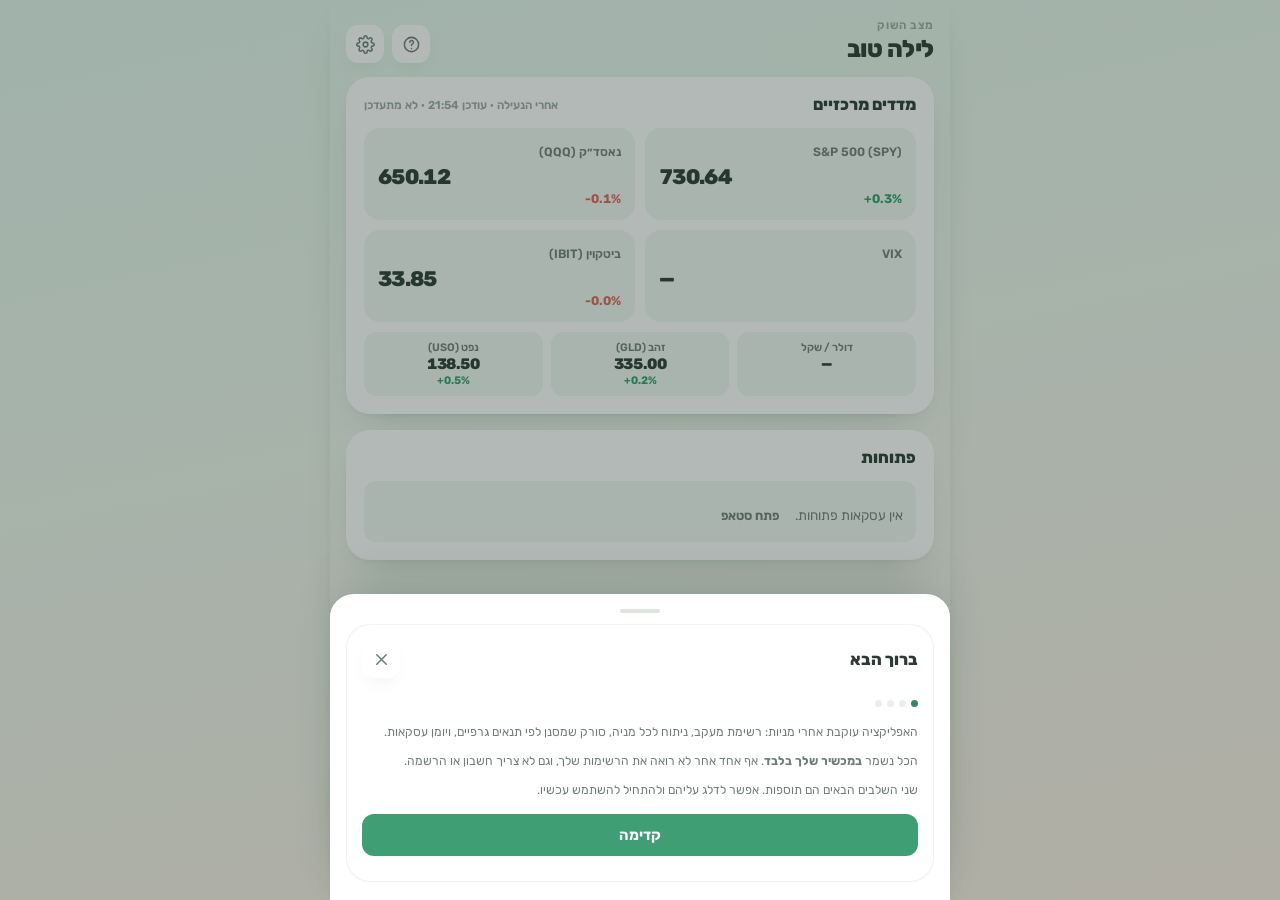
<file: index.html>
<!DOCTYPE html>
<html lang="he" dir="rtl">
<head>
<meta charset="UTF-8">
<meta name="viewport" content="width=device-width, initial-scale=1.0, viewport-fit=cover">
<title>ניתוח מניות</title>
<meta name="apple-mobile-web-app-capable" content="yes">
<meta name="apple-mobile-web-app-status-bar-style" content="default">
<meta name="apple-mobile-web-app-title" content="מניות">
<meta name="theme-color" content="#e3f4ec">
<link rel="preconnect" href="https://fonts.googleapis.com">
<link rel="preconnect" href="https://fonts.gstatic.com" crossorigin>
<link href="https://fonts.googleapis.com/css2?family=Rubik:wght@400;500;600;700;800&display=swap" rel="stylesheet">
<link rel="stylesheet" href="style.css?v=22beaee0d2">
</head>
<body>

<div class="app">
  <div class="pages" id="pages">
   <div class="track" id="track">

    <!-- ============================================ home =============== -->
    <section class="page on" id="p-home">
      <div class="head">
        <div>
          <div class="kicker">מצב השוק</div>
          <h1 id="greet">בית</h1>
        </div>
        <div class="head-btns">
          <!-- Someone who was handed this link and skipped the walkthrough
               should not have to go looking in settings to find it again. -->
          <button class="icon-btn" onclick="openGuide(0)" aria-label="מדריך">
            <svg viewBox="0 0 24 24"><circle cx="12" cy="12" r="9"/><path d="M9.8 9.3a2.3 2.3 0 1 1 3.1 2.2c-.7.3-1 .8-1 1.5v.3"/><path d="M12 16.9h.01"/></svg>
          </button>
          <button class="icon-btn" onclick="openSettings()" aria-label="הגדרות">
            <svg viewBox="0 0 24 24"><circle cx="12" cy="12" r="3"/><path d="M19.4 15a1.65 1.65 0 0 0 .33 1.82l.06.06a2 2 0 0 1-2.83 2.83l-.06-.06a1.65 1.65 0 0 0-1.82-.33 1.65 1.65 0 0 0-1 1.51V21a2 2 0 0 1-4 0v-.09A1.65 1.65 0 0 0 9 19.4a1.65 1.65 0 0 0-1.82.33l-.06.06a2 2 0 0 1-2.83-2.83l.06-.06A1.65 1.65 0 0 0 4.6 15a1.65 1.65 0 0 0-1.51-1H3a2 2 0 0 1 0-4h.09A1.65 1.65 0 0 0 4.6 9a1.65 1.65 0 0 0-.33-1.82l-.06-.06a2 2 0 0 1 2.83-2.83l.06.06A1.65 1.65 0 0 0 9 4.6a1.65 1.65 0 0 0 1-1.51V3a2 2 0 0 1 4 0v.09a1.65 1.65 0 0 0 1 1.51 1.65 1.65 0 0 0 1.82-.33l.06-.06a2 2 0 0 1 2.83 2.83l-.06.06A1.65 1.65 0 0 0 19.4 9c.14.6.66 1 1.51 1H21a2 2 0 0 1 0 4h-.09a1.65 1.65 0 0 0-1.51 1z"/></svg>
          </button>
        </div>
      </div>

      <div class="card">
        <div class="card-h"><span>מדדים מרכזיים</span>
          <span class="sub" id="mktState"></span></div>
        <div class="tk-grid" id="tickers"></div>
        <div class="tk-strip" id="tickersMini"></div>
      </div>

      <div class="card">
        <div class="card-h"><span>פתוחות</span>
          <span class="sub" id="homeTradeCount"></span></div>
        <div id="homeTrades"><div class="msg">אין עסקאות פתוחות.</div></div>
      </div>
    </section>

    <!-- ============================================ market ============= -->
    <section class="page" id="p-market">
      <div class="head">
        <div>
          <div class="kicker">ניתוח</div>
          <h1>שוק</h1>
        </div>
      </div>

      <div class="card">
        <div class="card-h"><span>ניתוח מניה</span></div>
        <div class="search-wrap">
          <input class="search" id="q" type="search" autocomplete="off"
                 placeholder="חפש לפי סימבול או שם חברה…"
                 oninput="onSearch(this.value)">
          <div class="res" id="results"></div>
        </div>
        <div style="margin-top:11px" id="recentWrap"></div>
      </div>

      <div class="card">
        <div class="card-h"><span>השוואה</span>
          <span class="sub">עד 3 מניות</span></div>
        <div class="frow">
          <input id="c-sym" placeholder="הוסף סימבול" autocomplete="off"
                 autocapitalize="characters">
          <button class="btn ghost" style="max-width:96px"
                  onclick="addCompare()">הוסף</button>
        </div>
        <div id="compare"></div>
      </div>

      <div class="card">
        <div class="card-h"><span>מה השתנה</span>
          <span class="sub" id="chgSince"></span></div>
        <div id="changes"><div class="msg">טוען…</div></div>
      </div>

      <div class="card">
        <div class="card-h"><span>דוחות קרובים</span>
          <span class="sub">7 ימים</span></div>
        <div id="earnSoon"><div class="msg">טוען…</div></div>
      </div>

      <div class="card">
        <div class="card-h"><span>רוחב השוק</span>
          <span class="sub">מתוך <span id="bdCount">—</span> מניות</span></div>
        <div id="breadth"><div class="msg">טוען…</div></div>
      </div>

      <div class="card">
        <div class="card-h"><span>כוח סקטורים</span>
          <span class="sub">חציון חודש</span></div>
        <div id="sectors"><div class="msg">טוען…</div></div>
      </div>


    </section>

    <!-- ============================================ watch ============== -->
    <section class="page" id="p-watch">
      <div class="head">
        <div>
          <div class="kicker">מעקב</div>
          <h1>התראות וסורק</h1>
        </div>
      </div>

      <div class="card">
        <div class="card-h"><span>רשימת מעקב</span>
          <span class="sub" id="wlCount"></span></div>
        <div id="watchlist"><div class="msg">אין מניות במעקב.</div></div>
        <div class="frow" style="margin-top:12px">
          <input id="w-sym" placeholder="סימבול" autocomplete="off"
                 autocapitalize="characters">
          <button class="btn ghost" style="max-width:96px"
                  onclick="addWatch()">הוסף</button>
        </div>
      </div>

      <div class="card">
        <button class="card-h fold-t" data-fold="alerts"
                onclick="toggleFold('alerts')">
          <span>התראות מחיר</span>
          <span class="sub"><span id="syncStateWatch"></span>
            <span id="alertCount"></span></span>
          <i class="chev"></i>
        </button>
        <div class="fold" id="fold-alerts">
          <div><div id="alertsList"><div class="msg">אין התראות.</div></div></div>
        </div>
        <div style="margin-top:13px">
          <div class="frow">
            <input id="a-sym" placeholder="סימבול" autocomplete="off"
                   style="max-width:110px">
            <select id="a-dir">
              <option value="above">עולה מעל</option>
              <option value="below">יורד מתחת</option>
            </select>
            <input id="a-price" inputmode="decimal" placeholder="מחיר">
          </div>
          <button class="btn" onclick="addAlert()">הוסף התראה</button>
        </div>
        <!-- Which setting actually turns this on differs by who is holding
             the app - the owner has a token, everyone else has a topic - so
             this points at the walkthrough, which figures that out itself. -->
        <div class="disc">ההתראות נבדקות בכל פתיחה של האפליקציה. כדי שיגיעו
          גם כשהיא סגורה — <a href="#" onclick="openGuide(2);return false">ראה
          במדריך</a>.</div>
      </div>

      <div class="card">
        <div class="card-h"><span>סורק מניות</span>
          <span class="sub" id="screenCount"></span></div>
        <div class="chips" id="idxChips" style="margin-bottom:9px"></div>
        <!-- Every question here is yes/no: no ranges, no sector categories -
             just the chips that are lit. -->
        <div class="chips" id="condChips" style="margin-bottom:13px"></div>
        <div id="savedScreens" style="margin-bottom:13px"></div>
        <div class="frow" style="margin-top:4px">
          <button class="btn" onclick="runScreen()">סרוק</button>
          <button class="btn ghost" style="max-width:96px"
                  onclick="saveScreen()">שמור</button>
          <button class="btn ghost" style="max-width:80px"
                  onclick="resetFilters()">נקה</button>
        </div>
        <div id="screenResults" style="margin-top:13px"></div>
      </div>
    </section>

    <!-- ============================================ trades ============= -->
    <section class="page" id="p-trades">
      <div class="head">
        <div>
          <div class="kicker">עסקאות</div>
          <h1>סטאפים פתוחים</h1>
        </div>
      </div>

      <div class="card">
        <div class="card-h"><span>סטאפ חדש</span>
          <span class="sub" id="tSugNote"></span></div>
        <div class="frow">
          <input id="t-sym" placeholder="סימבול" autocomplete="off"
                 autocapitalize="characters" oninput="onTradeInput()">
          <input id="t-entry" inputmode="decimal" placeholder="מחיר כניסה"
                 oninput="onTradeInput()">
        </div>
        <div class="frow">
          <input id="t-stop" inputmode="decimal" placeholder="סטופ"
                 oninput="touchField(this)">
          <input id="t-target" inputmode="decimal" placeholder="יעד"
                 oninput="touchField(this)">
        </div>
        <div class="frow">
          <input id="t-qty" inputmode="decimal" placeholder="כמות מניות">
          <button class="btn ghost" style="max-width:124px;white-space:nowrap"
                  onclick="suggestSize()">חשב כמות</button>
        </div>
        <div class="frow">
          <input id="t-tag" placeholder="סוג סטאפ" autocomplete="off"
                 list="setupTags">
          <datalist id="setupTags"></datalist>
        </div>
        <div class="frow">
          <input id="t-note" placeholder="למה נכנסת" autocomplete="off">
        </div>
        <div id="t-guard"></div>
        <div class="frow" style="margin-top:2px">
          <button class="btn" onclick="addTrade()">פתח עסקה</button>
          <button class="btn ghost" style="max-width:86px"
                  onclick="resetTradeForm()">נקה</button>
        </div>
      </div>

      <div class="card">
        <div class="card-h"><span>ניהול סיכון</span>
          <span class="sub" id="riskNote"></span></div>
        <div class="frow">
          <input id="r-acct" inputmode="decimal" placeholder="גודל תיק $"
                 oninput="saveRisk()">
          <input id="r-pct" inputmode="decimal" placeholder="סיכון %"
                 oninput="saveRisk()">
        </div>
        <div class="score-note">כמה אתה מוכן להפסיד בעסקה בודדת. מקובל
          0.5%–2% מהתיק.</div>
      </div>

      <div class="card">
        <div class="card-h"><span>יומן</span>
          <span class="sub" id="journalStat"></span></div>
        <div id="journalList"><div class="msg">אין עסקאות סגורות.</div></div>
      </div>
    </section>

   </div>
  </div>

  <nav class="tabbar" id="tabbar">
    <i class="tab-pill"></i>
    <button class="tab on" data-page="home" onclick="goTab('home')">
      <svg viewBox="0 0 24 24"><path d="M3 10.5L12 3l9 7.5"/><path d="M5 9.5V21h14V9.5"/></svg>
      <span>בית</span>
    </button>
    <button class="tab" data-page="market" onclick="goTab('market')">
      <svg viewBox="0 0 24 24"><path d="M3 17l6-6 4 4 8-8"/><path d="M17 7h4v4"/></svg>
      <span>שוק</span>
    </button>
    <button class="tab" data-page="watch" onclick="goTab('watch')">
      <svg viewBox="0 0 24 24"><path d="M18 8a6 6 0 1 0-12 0c0 7-3 9-3 9h18s-3-2-3-9"/><path d="M13.7 21a2 2 0 0 1-3.4 0"/></svg>
      <span>מעקב</span>
    </button>
    <button class="tab" data-page="trades" onclick="goTab('trades')">
      <svg viewBox="0 0 24 24"><path d="M3 3v18h18"/><path d="M7 15l4-5 3 3 5-7"/></svg>
      <span>עסקאות</span>
    </button>
  </nav>
</div>

<!-- ============================================== analysis sheet ======== -->
<div class="modal hidden" id="sheet">
  <div class="modal-backdrop" onclick="closeSheet()"></div>
  <div class="modal-sheet" role="dialog" aria-modal="true" aria-label="ניתוח מניה">
    <div class="sheet-grip"></div>
    <div id="sheetBody"></div>
  </div>
</div>

<script src="app.js?v=80956babfd"></script>
</body>
</html>
</file>
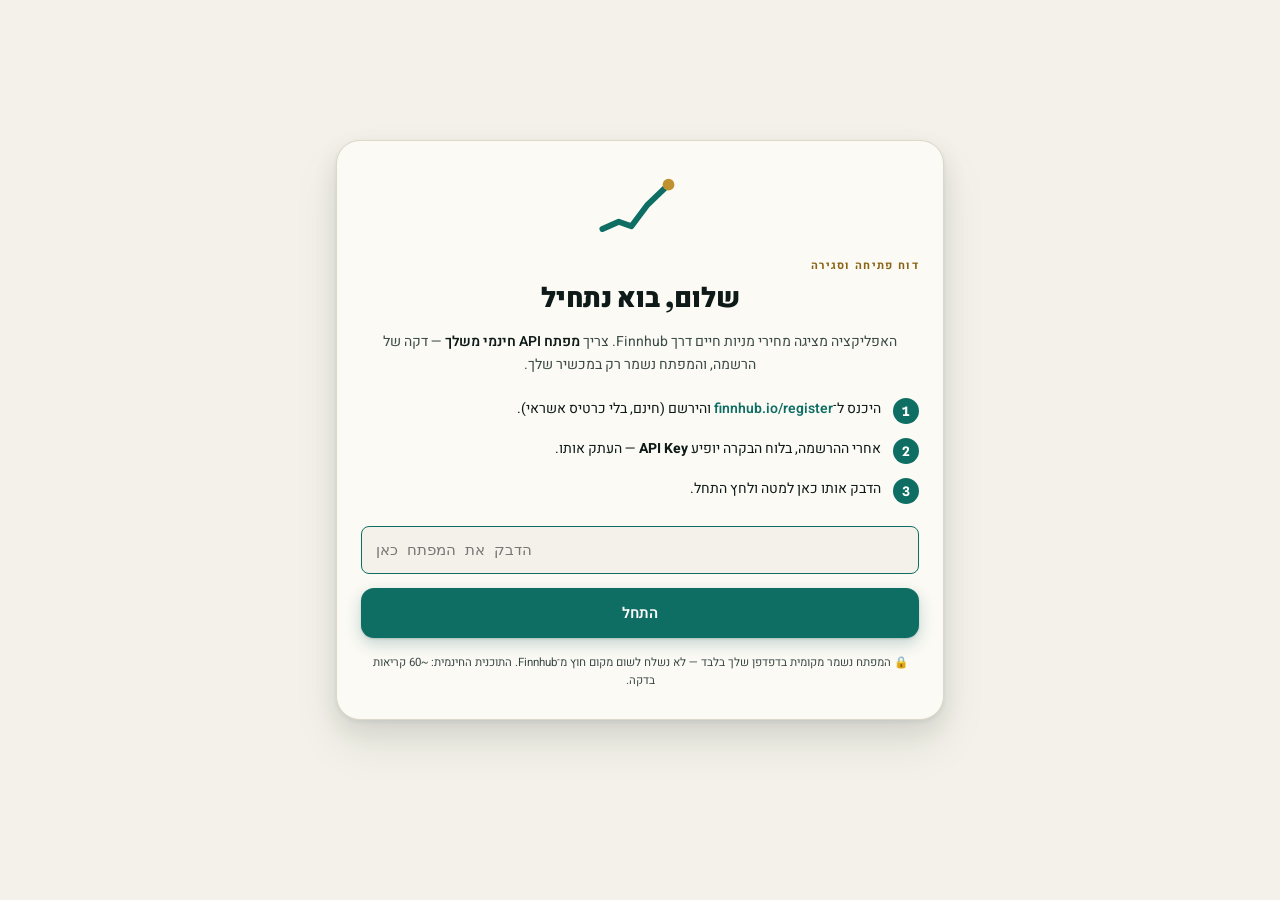
<file: ⁠index.html>
<!DOCTYPE html>
<html lang="en" dir="ltr">
<head>
<meta charset="UTF-8">
<meta name="viewport" content="width=device-width, initial-scale=1.0, viewport-fit=cover">
<title>דוח פתיחה וסגירה</title>
<meta name="apple-mobile-web-app-capable" content="yes">
<meta name="apple-mobile-web-app-status-bar-style" content="black-translucent">
<meta name="apple-mobile-web-app-title" content="דוח שוק">
<meta name="theme-color" content="#0E6E63">
<link rel="icon" type="image/png" sizes="32x32" href="[data-uri]">
<link rel="icon" type="image/png" sizes="16x16" href="[data-uri]">
<link rel="shortcut icon" href="[data-uri]">
<link rel="apple-touch-icon" href="[data-uri]">
<link rel="preconnect" href="https://fonts.googleapis.com">
<link rel="preconnect" href="https://fonts.gstatic.com" crossorigin>
<link href="https://fonts.googleapis.com/css2?family=Fraunces:opsz,wght@9..144,500;9..144,700;9..144,900&family=Heebo:wght@400;500;700;800&family=Inter:wght@400;500;600;700&family=Spline+Sans+Mono:wght@400;500;600&display=swap" rel="stylesheet">
<style>
:root{--sat:env(safe-area-inset-top);--sab:env(safe-area-inset-bottom);--ink:#0E1A18;--ink-soft:#3B4A47;--paper:#F3F1E9;--paper-2:#FBFAF5;--line:#DDD8C9;--teal:#0E6E63;--brass:#C0912F;--gain:#1E7A48;--loss:#C0392B;--shadow:0 1px 2px rgba(19,33,31,.04),0 4px 10px rgba(19,33,31,.05),0 12px 28px rgba(19,33,31,.05);--shadow-lift:0 2px 4px rgba(19,33,31,.06),0 10px 24px rgba(19,33,31,.09),0 24px 48px rgba(19,33,31,.08)}*{box-sizing:border-box;margin:0;padding:0;-webkit-tap-highlight-color:transparent}
html,body{background:var(--paper);color:var(--ink);font-family:"Heebo","Inter",system-ui,sans-serif;height:100%}
body{overflow:hidden}
h1,h2,h3{font-family:"Fraunces","Heebo",serif}
.he{font-family:"Heebo",system-ui,sans-serif}
.mono{font-family:"Spline Sans Mono",ui-monospace,monospace;font-variant-numeric:tabular-nums;direction:ltr;unicode-bidi:isolate}
button{font-family:inherit;cursor:pointer;border:none;background:none;color:inherit}
button:focus-visible,input:focus-visible{outline:2.5px solid var(--teal);outline-offset:2px;border-radius:8px}
@media(prefers-reduced-motion:reduce){*,*::before,*::after{animation:none!important;transition:none!important}}
a{color:var(--teal);text-decoration:none}
/* Pager */
.pager{display:flex;overflow-x:auto;scroll-snap-type:x mandatory;height:100dvh;-webkit-overflow-scrolling:touch;scroll-behavior:smooth}
.pager::-webkit-scrollbar{display:none}
.panel{flex:0 0 100%;width:100%;height:100dvh;overflow-y:auto;scroll-snap-align:center;-webkit-overflow-scrolling:touch;transition:background .6s ease}
.panel::-webkit-scrollbar{display:none}
.inner{max-width:640px;margin:0 auto;padding:0 16px calc(60px + env(safe-area-inset-bottom))}@media(max-width:400px){.inner{padding:0 12px calc(60px + env(safe-area-inset-bottom))}}
body.coaching .dots{opacity:0;pointer-events:none}
.dots{position:fixed;bottom:calc(12px + env(safe-area-inset-bottom));left:50%;transform:translateX(-50%);display:flex;gap:9px;z-index:50;background:rgba(251,250,245,.78);-webkit-backdrop-filter:blur(12px);backdrop-filter:blur(12px);border:1px solid var(--line);border-radius:24px;padding:9px 14px;box-shadow:var(--shadow)}
.dot{width:7px;height:7px;border-radius:50%;background:var(--line);transition:.25s;cursor:pointer}
.dot.active{background:var(--teal);width:24px;border-radius:5px}
/* Masthead */
.masthead{padding:calc(14px + env(safe-area-inset-top)) 0 12px;border-bottom:2px solid var(--ink);position:sticky;top:0;background:var(--paper);z-index:20}
.masthead .kicker{font-size:11px;letter-spacing:.12em;color:#8A6415;font-weight:700}
.masthead h1{font-size:24px;line-height:1;font-weight:900;margin-top:5px}@media(max-width:500px){.masthead h1{font-size:20px}}
.masthead .date{margin-top:7px;font-size:13px;color:var(--ink-soft);font-weight:500}
.brass-rule{height:3px;background:var(--brass);width:52px;margin-top:12px;border-radius:2px}
.refreshbar{display:flex;align-items:flex-start;justify-content:space-between;gap:10px;margin-top:14px}
.updated{font-size:12.5px;color:var(--ink-soft);font-weight:500}
.mkt{font-size:11px;font-weight:600;padding:2px 8px;border-radius:20px;display:inline-flex;align-items:center;gap:5px;margin-top:6px}
.mkt.open{color:var(--gain);background:rgba(30,122,72,.1)}
.mkt.closed{color:var(--ink-soft);background:rgba(74,92,88,.1)}
.mkt .dot2{width:6px;height:6px;border-radius:50%;background:currentColor}
.btn{background:var(--teal);color:#fff;padding:11px 17px;border-radius:13px;font-weight:600;font-size:14px;display:inline-flex;align-items:center;gap:7px;box-shadow:0 1px 2px rgba(11,80,72,.2),0 6px 16px rgba(11,80,72,.22);min-height:44px;transition:transform .12s ease,box-shadow .15s ease}
.btn:active{transform:translateY(1px) scale(.985);box-shadow:0 1px 2px rgba(11,80,72,.2),0 3px 8px rgba(11,80,72,.18)}
.btn.ghost{background:transparent;color:var(--teal);box-shadow:none;border:1.5px solid var(--line);padding:8px 14px}
.quota{font-family:"Spline Sans Mono",monospace;font-size:11px;font-weight:500;color:var(--ink-soft);background:var(--paper-2);border:1px solid var(--line);border-radius:20px;padding:4px 9px;direction:ltr;white-space:nowrap;transition:color .3s,border-color .3s}
.quota.warn{color:var(--brass);border-color:rgba(192,145,47,.45)}
.quota.crit{color:var(--loss);border-color:rgba(192,57,43,.45)}
.spin{animation:sp 1s linear infinite}
@keyframes sp{to{transform:rotate(360deg)}}
.addrow{display:flex;gap:8px;margin:16px 0 4px}
.addrow input{flex:1;padding:12px 14px;direction:ltr;border:1.5px solid var(--line);background:var(--paper-2);border-radius:12px;font-family:"Spline Sans Mono",monospace;font-size:15px;text-transform:uppercase;color:var(--ink)}
.addrow input:focus{outline:none;border-color:var(--teal)}
.toolbar{display:flex;gap:8px;margin-top:10px}
.tool{font-size:12.5px;color:var(--teal);border:1.5px solid var(--line);border-radius:10px;padding:9px 12px;background:var(--paper-2);display:inline-flex;gap:6px;align-items:center;font-weight:600;min-height:40px}
.tool.active{background:var(--teal);color:#fff;border-color:var(--teal)}
.summary{margin-top:12px;font-size:12.5px;color:var(--ink-soft);display:flex;gap:14px;flex-wrap:wrap}
.summary b{color:var(--ink);font-family:"Spline Sans Mono",monospace}
.summary .up{color:var(--gain)}.summary .down{color:var(--loss)}
.cards{margin-top:12px;display:flex;flex-direction:column;gap:10px}
.grp{display:flex;flex-direction:column;gap:10px}
.grp-h{display:flex;align-items:center;justify-content:space-between;padding:6px 2px 2px;margin-top:6px;border-bottom:1.5px solid var(--line)}
.grp-h span:first-child{font-family:"Fraunces","Heebo",serif;font-size:15px;font-weight:700;color:var(--ink)}
.grp-n{font-size:11px;color:#8A6415;background:rgba(192,145,47,.12);border:1px solid transparent;border-radius:20px;padding:2px 9px;font-weight:600}
.grp-body{display:flex;flex-direction:column;gap:10px}
.earn{display:none;font-size:11.5px;color:#8A6415;font-weight:700;margin-top:3px}
.earn:not(:empty){display:block}
.earn.soon{color:var(--loss)}
.earn-box{background:rgba(192,145,47,.10);border-radius:10px;padding:8px 10px;font-size:12.5px;color:var(--ink);margin-bottom:12px;font-weight:500}
.tagbtn{display:none;font-size:15px;width:30px;height:30px;border-radius:8px;align-items:center;justify-content:center;flex:none;background:var(--paper);border:1px solid var(--line)}
body.editing .tagbtn{display:flex}
body.editing.has-groups .handle{display:none}
.hold{display:none;font-size:11.5px;color:var(--ink-soft);margin-top:3px;font-weight:500}
.hold:not(:empty){display:block}
.hold .hq{color:var(--teal);font-weight:700}
.hold b.up{color:var(--gain)}.hold b.down{color:var(--loss)}
.sheet-nav{display:flex;align-items:center;justify-content:space-between;margin-bottom:14px;padding-bottom:12px;border-bottom:1px solid var(--line)}
.nav-b{font-size:13px;color:var(--teal);font-weight:600;padding:6px 8px;border-radius:8px}
.nav-b:disabled{color:var(--line)}
.fld{display:block;margin-bottom:12px}
.fld span{display:block;font-size:12.5px;color:var(--ink-soft);margin-bottom:5px;font-weight:500}
.fld input{width:100%;padding:12px;border:1.5px solid var(--line);border-radius:11px;font-family:"Spline Sans Mono",monospace;font-size:17px;background:var(--paper);direction:ltr;text-align:left}
.fld input:focus{outline:none;border-color:var(--teal)}
.sheet-note{font-size:11.5px;color:var(--ink-soft);line-height:1.5;background:rgba(192,145,47,.10);border-radius:9px;padding:8px 10px}
.sheet{position:fixed;inset:0;background:rgba(14,22,20,.5);z-index:200;display:flex;align-items:flex-end;justify-content:center;padding:14px;animation:dimIn .2s ease}
@keyframes dimIn{from{opacity:0}to{opacity:1}}
.sheet-card{position:relative;background:var(--paper-2);border:1px solid var(--line);border-radius:22px;padding:24px 18px 18px;width:100%;max-width:420px;box-shadow:var(--shadow-lift);margin-bottom:env(safe-area-inset-bottom);animation:sheetUp .28s cubic-bezier(.2,.7,.3,1)}
.sheet-card::before{content:"";position:absolute;top:9px;left:50%;transform:translateX(-50%);width:38px;height:4.5px;border-radius:3px;background:var(--line)}
@keyframes sheetUp{from{transform:translateY(24px);opacity:.4}to{transform:translateY(0);opacity:1}}
.tagopt{display:flex;align-items:center;gap:10px;padding:9px 4px;border-bottom:1px solid var(--line);font-size:14px}
.tagopt input{width:18px;height:18px;accent-color:var(--teal)}
.card-wrapper.dragging{position:relative;z-index:30}
.card-wrapper.dragging .card-compact{opacity:.9;box-shadow:0 12px 28px rgba(19,33,31,.18)}
.card-compact{background:var(--paper-2);border:1px solid var(--line);border-radius:16px;padding:13px 15px;box-shadow:var(--shadow);display:flex;align-items:center;gap:11px;cursor:pointer;transition:background .3s,box-shadow .2s,transform .12s ease}
.card-compact:active{background:#f0ede5;transform:scale(.988)}
.card-compact.up{background:rgba(30,122,72,.06)}
.card-compact.down{background:rgba(192,57,43,.06)}
.card-compact.up.sharp{box-shadow:inset -4px 0 0 var(--gain),var(--shadow)}
.card-compact.down.sharp{box-shadow:inset -4px 0 0 var(--loss),var(--shadow)}
.handle{display:none;align-items:center;justify-content:center;width:24px;color:var(--ink-soft);font-size:19px;cursor:grab;touch-action:none;flex:none;margin-left:-4px}
body.editing .handle{display:flex}
body.editing .card-compact{cursor:default}
.logo{width:36px;height:36px;border-radius:8px;object-fit:contain;background:#fff;border:1px solid var(--line);flex:none}
.logo.ph{display:flex;align-items:center;justify-content:center;font-family:"Spline Sans Mono",monospace;font-weight:600;color:var(--teal);font-size:13px}
.idcol{flex:1;min-width:0}
.sym{font-family:"Spline Sans Mono",monospace;font-weight:600;font-size:16px}
.cname{font-size:12px;color:var(--ink-soft);margin-top:2px;overflow:hidden;text-overflow:ellipsis;white-space:nowrap;max-width:170px;font-weight:500}
.pricecol{text-align:end}
.price{font-size:16px;font-weight:600}
.chg{font-size:14px;font-weight:700}
.chg.up{color:var(--gain)}.chg.down{color:var(--loss)}.chg.flat{color:var(--ink-soft)}
.chg.sharp{font-weight:700}
.stale{opacity:.55}
.remove{display:none;color:var(--ink-soft);font-size:17px;width:28px;height:28px;border-radius:8px;align-items:center;justify-content:center;flex:none}
body.editing .remove{display:flex}
.remove:active{background:var(--line)}
.card-details{display:none;background:var(--paper-2);border:1px solid var(--line);border-radius:16px;padding:15px;margin-top:-6px}
.card-details.open{display:block;animation:cardIn .24s cubic-bezier(.2,.7,.3,1)}
@keyframes cardIn{from{opacity:0;transform:translateY(-6px)}to{opacity:1;transform:translateY(0)}}
.card-details .chart{width:100%;height:50px;background:var(--paper);border-radius:12px;padding:6px;box-sizing:border-box;margin-bottom:10px;border:1px solid var(--line)}
.card-details .track{position:relative;height:8px;border-radius:6px;background:linear-gradient(90deg,#E7E2D2,#EFEBDD);margin-top:12px}
.card-details .mk{position:absolute;top:50%;transform:translate(-50%,-50%);width:14px;height:14px;border-radius:50%;border:2.5px solid var(--paper-2)}
.mk.open{background:var(--ink-soft)}
.mk.close{background:var(--teal);width:16px;height:16px}
.legend{direction:ltr;display:flex;justify-content:space-between;margin-top:9px;font-size:11px;color:var(--ink-soft)}
.legend b{display:block;font-family:"Spline Sans Mono",monospace;color:var(--ink);font-size:13px;font-weight:500;margin-top:2px}
.vol-bar{display:flex;align-items:flex-end;gap:2px;margin-top:10px;height:24px}
.vol-bar .b{background:rgba(14,110,99,.3);border-radius:3px;flex:1;min-width:2px}
.pp{min-height:0}
.pp-w{display:inline-block;font-size:11.5px;color:var(--ink-soft);margin:-6px 0 10px;font-weight:500}
.pp-box{display:flex;align-items:center;gap:9px;margin:-4px 0 12px;padding:8px 11px;border-radius:11px;background:var(--paper);border:1px solid var(--line)}
.pp-box.up{background:rgba(30,122,72,.09);border-color:rgba(30,122,72,.28)}
.pp-box.down{background:rgba(192,57,43,.09);border-color:rgba(192,57,43,.28)}
.pp-l{font-size:11.5px;color:var(--ink-soft);font-weight:600}
.pp-v{font-size:15px;font-weight:700;margin-inline-start:auto}
.pp-c{font-size:12.5px;font-weight:700}
.pp-box.up .pp-c,.pp-box.up .pp-v{color:var(--gain)}
.pp-box.down .pp-c,.pp-box.down .pp-v{color:var(--loss)}
.stats{display:grid;grid-template-columns:1fr 1fr;gap:8px 12px;margin-top:15px;padding-top:14px;border-top:1px solid var(--line)}
.stat{display:flex;justify-content:space-between;font-size:13px}
.stat span{color:var(--ink-soft)}
.stat b{font-family:"Spline Sans Mono",monospace;font-weight:500}
.gap.up b{color:var(--gain)}.gap.down b{color:var(--loss)}
.periods{margin-top:15px;padding-top:14px;border-top:1px solid var(--line)}
.pd-row{display:flex;gap:8px}
.pd{flex:1;background:var(--paper);border:1px solid var(--line);border-radius:11px;padding:9px 6px;text-align:center}
.pd span{display:block;font-size:11px;color:var(--ink-soft)}
.pd b{display:block;font-size:14px;font-weight:600;margin-top:3px}
.pd b.up{color:var(--gain)}.pd b.down{color:var(--loss)}.pd b.flat{color:var(--ink-soft)}
.pd-spark{margin-top:12px;background:var(--paper);border:1px solid var(--line);border-radius:11px;padding:8px 6px;display:flex;justify-content:center}
.pd-note{font-size:11.5px;color:var(--ink-soft);margin-top:8px;line-height:1.5}
.news{margin-top:14px;display:flex;flex-direction:column;gap:11px;padding-top:14px;border-top:1px solid var(--line)}
.news .item{font-size:13px;line-height:1.45;direction:ltr;text-align:left}
.news .item .h{font-weight:500;color:var(--ink)}
.news .item .m{color:var(--ink-soft);font-size:11.5px;margin-top:3px}
.disclaimer{margin-top:12px;font-size:11px;color:var(--ink-soft);line-height:1.5;background:rgba(192,145,47,.08);border-radius:10px;padding:9px 11px}
.hist{margin-top:14px;padding-top:14px;border-top:1px solid var(--line)}
.hist h4{font-size:12px;color:var(--brass);font-weight:700;margin-bottom:8px}
.hist table{width:100%;border-collapse:collapse;font-family:"Spline Sans Mono",monospace;font-size:12px}
.hist th{color:var(--ink-soft);font-weight:400;text-align:right;padding:4px 0;font-size:11px}
.hist td{padding:5px 0;border-top:1px solid var(--line);text-align:right}
.msg{font-size:12.5px;color:var(--loss);margin-top:10px}
.ldr{position:relative;background:var(--paper);border:1px solid var(--line);border-radius:12px;padding:10px 12px 8px;display:flex;flex-direction:column;align-items:center;gap:4px}
.ldr svg{width:100%;height:44px;opacity:.85}
.ldr-line{stroke-dasharray:240;stroke-dashoffset:240;animation:draw 1.2s ease-in-out infinite}
.ldr span{font-size:11px;color:var(--ink-soft);font-weight:500}
.ob-wrap{max-width:640px;margin:0 auto;padding:env(safe-area-inset-top) 16px 40px;min-height:100dvh;display:flex;align-items:center}
.ob-card{width:100%;background:var(--paper-2);border:1px solid var(--line);border-radius:24px;padding:30px 24px;box-shadow:var(--shadow-lift);margin:24px 0}
.ob-logo{display:block;margin:0 auto 18px}
.ob-h{font-family:"Fraunces","Heebo",serif;font-size:27px;font-weight:900;margin-top:5px;text-align:center}
.ob-p{font-size:14px;color:var(--ink-soft);line-height:1.65;margin-top:12px;text-align:center}
.ob-p b{color:var(--ink);font-weight:600}
.ob-steps{margin-top:22px;display:flex;flex-direction:column;gap:14px}
.ob-step{display:flex;gap:12px;align-items:flex-start;font-size:14px;line-height:1.55;color:var(--ink)}
.ob-step a{font-weight:600}
.ob-n{flex:none;width:26px;height:26px;border-radius:50%;background:var(--teal);color:#fff;font-weight:700;font-size:13px;display:flex;align-items:center;justify-content:center;font-family:"Spline Sans Mono",monospace}
.ob-input{width:100%;margin-top:22px;padding:14px;border:1.5px solid var(--line);border-radius:13px;font-family:"Spline Sans Mono",monospace;font-size:15px;background:var(--paper);text-align:left}
.ob-input:focus{outline:none;border-color:var(--teal)}
.ob-btn{width:100%;justify-content:center;margin-top:14px;padding:14px;font-size:15px}
.ob-foot{font-size:11.5px;color:var(--ink-soft);margin-top:16px;line-height:1.55;text-align:center}
#coach{position:fixed;inset:0;z-index:400;pointer-events:auto}
#coach::before{content:"";position:fixed;inset:0;z-index:400;background:rgba(14,22,20,.66);-webkit-backdrop-filter:blur(1px);backdrop-filter:blur(1px)}
#coachHole{position:fixed;z-index:401;border-radius:14px;box-shadow:0 0 0 9999px rgba(14,22,20,.66),0 0 0 2px var(--brass),0 8px 30px rgba(0,0,0,.35);transition:top .3s cubic-bezier(.3,.7,.3,1),left .3s,width .3s,height .3s;pointer-events:none}
#coachTip{position:fixed;z-index:402;left:50%;transform:translateX(-50%) translateY(6px);width:min(360px,calc(100vw - 32px));background:var(--paper-2);border:1px solid var(--line);border-radius:18px;padding:16px 17px;box-shadow:var(--shadow-lift);opacity:0;transition:opacity .25s,transform .25s}
#coachTip.show{opacity:1;transform:translateX(-50%) translateY(0)}
#coachTip{max-height:calc(100dvh - var(--sat) - var(--sab) - 24px);overflow-y:auto;-webkit-overflow-scrolling:touch}
#coachTip .c-step{font-family:"Spline Sans Mono",monospace;font-size:11px;color:#8A6415;font-weight:700;direction:ltr;text-align:right}
#coachTip .c-title{font-family:"Fraunces","Heebo",serif;font-weight:800;font-size:18px;margin-top:3px}
#coachTip .c-body{font-size:13.5px;color:var(--ink-soft);line-height:1.6;margin-top:6px}
#coachTip .c-body b{color:var(--ink);font-weight:600}
#coachTip .c-actions{display:flex;align-items:center;justify-content:space-between;margin-top:14px;position:relative;z-index:3;pointer-events:auto}
#coachTip .c-skip{font-size:13px;color:var(--ink-soft);font-weight:500;padding:11px 14px;position:relative;z-index:3}
#coachTip .c-next{background:var(--teal);color:#fff;font-weight:700;font-size:14px;padding:12px 22px;border-radius:12px;box-shadow:0 4px 12px rgba(11,80,72,.25);position:relative;z-index:3}
#coachTip .c-next:active{transform:scale(.96)}
.guide-card{max-width:460px;max-height:86vh;display:flex;flex-direction:column}
.guide-h{display:flex;align-items:flex-start;justify-content:space-between;padding-bottom:14px;border-bottom:1px solid var(--line);margin-bottom:4px}
.gclose{width:32px;height:32px;border-radius:10px;font-size:15px;color:var(--ink-soft);background:var(--paper);border:1px solid var(--line);flex:none}
.gclose:active{transform:scale(.94)}
.guide-body{overflow-y:auto;-webkit-overflow-scrolling:touch;padding:8px 2px 14px}
.gstep{display:flex;gap:13px;padding:13px 0;border-bottom:1px solid var(--line)}
.gstep:last-child{border-bottom:none}
.gic{font-size:22px;flex:none;width:38px;height:38px;display:flex;align-items:center;justify-content:center;background:var(--paper);border:1px solid var(--line);border-radius:11px}
.gt{font-weight:700;font-size:15px;color:var(--ink);margin-top:4px}
.gd{font-size:13px;color:var(--ink-soft);line-height:1.6;margin-top:5px}
.gd b{color:var(--ink);font-weight:600}
#splash{position:fixed;inset:0;z-index:999;background:var(--paper);display:flex;align-items:center;justify-content:center;transition:opacity .4s ease}
#splash.out{opacity:0;pointer-events:none}
.sp-inner{display:flex;flex-direction:column;align-items:center;gap:14px}
.sp-line{stroke-dasharray:260;stroke-dashoffset:260;animation:draw 1.1s cubic-bezier(.4,0,.2,1) forwards}
@keyframes draw{to{stroke-dashoffset:0}}
.sp-dot{opacity:0;transform-origin:158px 30px;animation:pop .35s cubic-bezier(.3,1.6,.5,1) .95s forwards}
@keyframes pop{from{opacity:0;transform:scale(.2)}to{opacity:1;transform:scale(1)}}
.sp-title{font-family:"Fraunces","Heebo",serif;font-weight:900;font-size:21px;color:var(--ink);animation:fadeUp .5s ease .55s both}
.sp-sub{font-size:12.5px;color:var(--ink-soft);font-weight:500;animation:fadeUp .5s ease .75s both}
@keyframes fadeUp{from{opacity:0;transform:translateY(6px)}to{opacity:1;transform:translateY(0)}}
.skeleton{height:12px;border-radius:4px;background:linear-gradient(90deg,#EAE6D8,#F2EFE4,#EAE6D8);background-size:200% 100%;animation:sh 1.2s infinite;display:inline-block}
@keyframes sh{to{background-position:-200% 0}}
/* Home */
.home{min-height:calc(100dvh - 40px);display:flex;flex-direction:column;justify-content:center;padding:calc(20px + env(safe-area-inset-top)) 0 20px;position:relative}
.home-card{position:relative;overflow:hidden;background:var(--paper-2);border:1px solid var(--line);border-radius:22px;padding:26px 22px;box-shadow:var(--shadow-lift)}
.home-card .wm{position:absolute;left:-14px;bottom:-18px;width:190px;height:auto;pointer-events:none}
@media(max-width:500px){.home{padding:14px 0}.home-card{padding:20px 16px;border-radius:18px}}
.home .kicker{font-size:11px;letter-spacing:.12em;color:#8A6415;font-weight:700}
.home h1{font-size:38px;line-height:.95;font-weight:900;margin-top:8px}@media(max-width:500px){.home h1{font-size:28px}}
.home .date{margin-top:12px;font-size:14.5px;color:var(--ink-soft);font-weight:500}
.home .brass-rule{width:64px;margin-top:20px}
.tickers{margin-top:32px;border-top:1px solid var(--line)}
.tk{display:flex;align-items:center;justify-content:space-between;padding:17px 2px;border-bottom:1px solid var(--line)}
.tk:last-child{border-bottom:none}
.tk-l{font-size:13px;color:var(--ink-soft);font-weight:500}@media(max-width:500px){.tk-l{font-size:12.5px}}
.tk-r{text-align:right}
.tk-v{font-size:22px;font-weight:600;line-height:1.1;letter-spacing:-.01em}@media(max-width:500px){.tk-v{font-size:20px}}
.tk-c{font-size:12.5px;font-weight:600;margin-top:2px}
.tk-c.up{color:var(--gain)}.tk-c.down{color:var(--loss)}.tk-c.flat{color:var(--ink-soft)}
.home .hints{display:flex;justify-content:space-between;margin-top:26px}
.home .hints .h{display:flex;align-items:center;gap:6px;font-size:13px;color:var(--teal);font-weight:600;padding:10px 14px;border-radius:12px;background:rgba(251,250,245,.6);border:1px solid var(--line)}
.home .hints .h:active{transform:scale(.96)}
.home .setgear{display:inline-flex;align-items:center;gap:6px;font-size:13px;font-weight:600;color:var(--teal);text-decoration:none;padding:9px 14px;border-radius:12px;background:rgba(251,250,245,.6);border:1px solid var(--line);cursor:pointer}
.setgear:active{transform:scale(.96)}
/* Recommendations (RTL) */
.reco-top{padding:calc(14px + env(safe-area-inset-top)) 0 12px;border-bottom:2px solid var(--ink);position:sticky;top:0;background:var(--paper);z-index:20}
.reco-top .kicker{font-size:11px;letter-spacing:.14em;color:var(--brass);font-weight:700}
.reco-top h1{font-size:28px;font-weight:900;margin-top:5px}
.reco-disc{font-size:11px;color:var(--ink-soft);line-height:1.5;background:rgba(192,145,47,.08);border-radius:10px;padding:9px 11px;margin-top:14px}
.xgrid{display:flex;flex-direction:column;gap:9px;margin-top:14px}
.xc{display:flex;align-items:center;gap:11px;background:var(--paper-2);border:1px solid var(--line);border-radius:16px;padding:12px 14px;box-shadow:var(--shadow);text-decoration:none;color:inherit;transition:transform .12s ease,box-shadow .15s ease}
.xc:active{transform:scale(.985);box-shadow:0 1px 2px rgba(19,33,31,.05)}
.xc-av{flex:none;width:40px;height:40px;border-radius:12px;background:var(--ink);color:var(--paper);display:flex;align-items:center;justify-content:center;font-weight:800;font-size:14px;font-family:"Spline Sans Mono",monospace;letter-spacing:.02em}
.xc-t{flex:1;min-width:0}
.xc-n{font-size:15px;font-weight:700;color:var(--ink);overflow:hidden;text-overflow:ellipsis;white-space:nowrap}
.xc-c{font-size:11.5px;color:#8A6415;font-weight:600;margin-top:2px}
.xc-h{font-size:11.5px;color:var(--ink-soft);direction:ltr;font-weight:500}
.xc-go{color:var(--ink-soft);flex:none}
.reco-card{background:var(--paper-2);border:1px solid var(--line);border-radius:16px;padding:14px;box-shadow:var(--shadow);margin-top:12px}
.reco-head{display:flex;align-items:center;gap:11px;cursor:pointer}
.reco-head:active{opacity:.75}
.rdot{width:7px;height:7px;border-radius:50%;background:var(--line);flex:none}
.rdot.ready{background:var(--teal)}
.rchev{font-size:16px;color:var(--ink-soft);flex:none;transition:transform .22s;line-height:1}
.rchev.up{transform:rotate(180deg)}
.rbody{display:none}
.rbody.open{display:block}
.reco-head .sym{font-family:"Spline Sans Mono",monospace;font-weight:600;font-size:16px;direction:ltr}
.reco-head .cn{font-size:11px;color:var(--ink-soft);margin-top:1px}
.sig-row{display:flex;gap:10px;margin-top:13px}
.sig{flex:1;border-radius:12px;padding:11px;text-align:center;border:1px solid var(--line);background:var(--paper)}
.sig .t{font-size:11px;color:var(--ink-soft)}
.sig b{display:block;font-size:16px;font-weight:800;margin-top:3px}
.sig.buy{background:rgba(30,122,72,.1);border-color:rgba(30,122,72,.3)}.sig.buy b{color:var(--gain)}
.sig.sell{background:rgba(192,57,43,.1);border-color:rgba(192,57,43,.3)}.sig.sell b{color:var(--loss)}
.sig.neutral b{color:var(--ink-soft)}
.sig.none b{color:var(--ink-soft);font-size:13px;font-weight:600}
.reco-raw{margin-top:12px;font-size:12px;color:var(--ink-soft);line-height:1.7}
.reco-raw .k{color:var(--ink);font-family:"Spline Sans Mono",monospace;direction:ltr;display:inline-block}
.gen-wrap{margin-top:26px;padding-top:16px;border-top:2px solid var(--ink)}
.gen-wrap h3{font-size:20px;font-weight:800}
.grok-card{background:var(--paper-2);border:1px solid var(--line);border-radius:16px;padding:14px;box-shadow:var(--shadow);margin-top:14px}.grok-head{display:flex;align-items:center;justify-content:space-between;border-bottom:1px solid var(--line);padding-bottom:10px;margin-bottom:10px}.grok-title{font-family:"Fraunces","Heebo",serif;font-size:17px;font-weight:800;display:flex;align-items:center;gap:7px}.grok-title::before{content:"\2726";color:var(--brass);font-size:15px}.grok-ref{display:inline-flex;align-items:center;gap:5px;font-size:12px;font-weight:600;color:var(--teal);border:1.5px solid var(--line);border-radius:10px;padding:7px 11px;background:var(--paper)}.grok-ref:active{transform:scale(.96)}.grok-body{font-size:13.5px;line-height:1.6;color:var(--ink)}.grok-h{font-family:"Fraunces","Heebo",serif;font-weight:800;font-size:15px;color:var(--teal);margin:12px 0 6px}.grok-h:first-child{margin-top:0}.grok-li{position:relative;padding-inline-start:16px;margin:5px 0;color:var(--ink-soft)}.grok-li::before{content:"\2022";position:absolute;inset-inline-start:2px;color:var(--brass);font-weight:700}.grok-p{margin:6px 0;color:var(--ink-soft)}.grok-stamp{font-size:11px;color:var(--ink-soft);margin-top:12px;padding-top:8px;border-top:1px solid var(--line)}.grok-empty{font-size:13px;color:var(--ink-soft);line-height:1.6}.grok-link{color:var(--teal);font-weight:700;text-decoration:underline;background:none;padding:0}.grok-disc{font-size:11px;color:var(--ink-soft);margin-top:10px;line-height:1.5;background:rgba(192,145,47,.08);border-radius:9px;padding:8px 10px}
.gn{display:block;padding:12px 0;border-bottom:1px solid var(--line)}
.gn-h{font-size:14px;font-weight:500;color:var(--ink);line-height:1.4;direction:ltr;text-align:left}
.gn-m{font-size:11px;color:var(--ink-soft);margin-top:4px;direction:ltr;text-align:left}
.empty{text-align:center;color:var(--ink-soft);font-size:14px;padding:40px 20px;line-height:1.6}
</style>
</head>
<body>
<div id="root"></div>
<script>
const FINNHUB="https://finnhub.io/api/v1";
const PROXIES=[u=>u,u=>"https://api.codetabs.com/v1/proxy/?quest="+encodeURIComponent(u),u=>"https://api.allorigins.win/raw?url="+encodeURIComponent(u),u=>"https://corsproxy.io/?url="+encodeURIComponent(u)];
const LS={key:"mr_key",list:"mr_watch",prof:"mr_profiles",news:"mr_news",snap:"mr_snap",last:"mr_last",sort:"mr_sort",reco:"mr_reco",recoList:"mr_recoList",tickers:"mr_tickers",lastUpdate:"mr_lastUpdate",calls:"mr_calls",gnews:"mr_gnews",tags:"mr_tags",groupOrder:"mr_groupOrder",earn:"mr_earn",hold:"mr_hold",homeTk:"mr_homeTk",guide:"mr_guideSeen",ysym:"mr_ysym",grok:"mr_grok",grokRep:"mr_grokRep"};
const DEFAULTS=[{symbol:"TSLA"},{symbol:"AAPL"},{symbol:"NVDA"},{symbol:"META"},{symbol:"PLTR"},{symbol:"IBIT"},{symbol:"SPY"},{symbol:"QQQ"},{symbol:"INTC"},{symbol:"GOOGL"},{symbol:"AMZN"},{symbol:"AMD"},{symbol:"SOXX"}];
const MY_KEY="";
const SHARE_MODE=true; // every user enters their own Finnhub key; nothing is shipped in the file.
const SHARP=3;
const GROK_MODEL="grok-4-latest";
const $=s=>document.querySelector(s);
const store={get:(k,f)=>{try{return JSON.parse(localStorage.getItem(k))??f}catch{return f}},set:(k,v)=>localStorage.setItem(k,JSON.stringify(v))};
const getKey=()=>localStorage.getItem(LS.key)||(SHARE_MODE?"":MY_KEY);
const getGrokKey=()=>localStorage.getItem(LS.grok)||"";
const todayISO=()=>new Date().toISOString().slice(0,10);
const fmt=n=>(n==null||isNaN(n))?"—":Number(n).toLocaleString("en-US",{minimumFractionDigits:2,maximumFractionDigits:2});
const pct=n=>(n>0?"+":"")+n.toFixed(2)+"%";
const getLast=sym=>store.get(LS.last,{})[sym];
function setLast(sym,q){const all=store.get(LS.last,{});all[sym]={c:q.c,dp:q.dp,ils:!!q._ils,ts:Date.now()};store.set(LS.last,all);}
function cur(q){return (q&&(q._ils||q.ils))?"\u20aa":"$";}
let sortMode=localStorage.getItem(LS.sort)||"manual";
let editMode=false;const detailData={};let recoLoaded=false;

/* ---- Market status ---- */
function marketStatus(){const et=new Date(new Date().toLocaleString("en-US",{timeZone:"America/New_York"}));const day=et.getDay();const mins=et.getHours()*60+et.getMinutes();if(day===0||day===6)return"closed";return(mins>=570&&mins<960)?"open":"closed";}
function updateMarketBadge(){const s=marketStatus();const el=$("#mkt");if(!el)return;el.className="mkt "+s;$("#mktText").textContent=s==="open"?"השוק האמריקאי פתוח":"השוק האמריקאי סגור";}

/* ---- Networking ---- */
let bestProxy=parseInt(localStorage.getItem("mr_proxy")||"0")||0;
async function fetchRaw(finUrl,timeoutMs){const order=[bestProxy,...PROXIES.map((_,i)=>i).filter(i=>i!==bestProxy)];let lastErr;for(const i of order){try{const u=PROXIES[i](finUrl);const ctrl=new AbortController();const t=setTimeout(()=>ctrl.abort(),timeoutMs||9000);const r=await fetch(u,{cache:"no-store",signal:ctrl.signal});clearTimeout(t);if(!r.ok){lastErr="HTTP "+r.status;continue;}const txt=await r.text();if(i!==bestProxy){bestProxy=i;localStorage.setItem("mr_proxy",String(i));}return txt;}catch(e){lastErr=e&&e.message?e.message:e;}}throw new Error(lastErr||"failed");}
const DAILY_EST=300;
function callsToday(){const c=store.get(LS.calls,{});return (c.date===todayISO())?(c.n||0):0;}
function bumpCalls(){const c=store.get(LS.calls,{});const n=(c.date===todayISO()?(c.n||0):0)+1;store.set(LS.calls,{date:todayISO(),n});paintQuota();return n;}
function paintQuota(){const el=$("#quota");if(!el)return;const n=callsToday();const left=Math.max(0,DAILY_EST-n);const ratio=n/DAILY_EST;el.textContent=n+" / "+DAILY_EST;el.className="quota"+(ratio>=1?" crit":ratio>=.8?" warn":"");el.title="קריאות שבוצעו היום. התקרה היומית היא הערכה.";}
async function fetchJSON(u){if(u.indexOf("finnhub.io")>-1)bumpCalls();return JSON.parse(await fetchRaw(u));}
const YQ="https://query1.finance.yahoo.com/v8/finance/chart/";
function ymap(){return store.get(LS.ysym,{});}
function ysymOf(sym){return ymap()[sym]||null;}
function lastNonNull(a){if(!a)return null;for(let i=a.length-1;i>=0;i--)if(a[i]!=null)return a[i];return null;}
async function yahooChart(ysym,q){const url=YQ+encodeURIComponent(ysym)+"?"+q;const raw=await fetchRaw(url,14000);let d;try{d=JSON.parse(raw);}catch(e){throw new Error("bad json");}if(d&&d.chart&&d.chart.error&&d.chart.error.description)throw new Error(d.chart.error.description);const r=d&&d.chart&&d.chart.result&&d.chart.result[0];if(!r||!r.meta)throw new Error("no data");return r;}
function yahooToQuote(r){const m=r.meta||{};const ind=(r.indicators&&r.indicators.quote&&r.indicators.quote[0])||{};const cu=m.currency||"USD";const mul=(cu==="ILA"||cu==="GBp")?0.01:1;
 const c=(m.regularMarketPrice!=null?m.regularMarketPrice:lastNonNull(ind.close));
 const pc=(m.chartPreviousClose!=null?m.chartPreviousClose:m.previousClose);
 if(c==null||pc==null||!pc)throw new Error("no price");
 const o=lastNonNull(ind.open),hi=lastNonNull(ind.high),lo=lastNonNull(ind.low),v=lastNonNull(ind.volume);
 const C=c*mul,PC=pc*mul;
 return {c:C,pc:PC,o:(o!=null?o*mul:C),h:(hi!=null?hi*mul:C),l:(lo!=null?lo*mul:C),d:C-PC,dp:((C-PC)/PC)*100,v:v||0,_ils:(cu==="ILS"||cu==="ILA"),_cur:cu,_y:m.symbol};}
async function yahooQuote(sym){const known=ysymOf(sym);const tries=known?[known]:(/\./.test(sym)?[sym]:[sym,sym+".TA"]);let err;
 for(const t of tries){try{const r=await yahooChart(t,"interval=1d&range=5d");const q=yahooToQuote(r);const mp=ymap();mp[sym]=t;store.set(LS.ysym,mp);return q;}catch(e){err=e;}}
 throw err||new Error("yahoo failed");}
function emptyQuote(d){return !d||((d.c===0||d.c==null)&&(d.pc===0||d.pc==null));}
async function quote(sym){if(ysymOf(sym))return yahooQuote(sym);
 let d=null,e1=null;
 try{d=await fetchJSON(`${FINNHUB}/quote?symbol=${sym}&token=${getKey()}`);}catch(e){e1=e;}
 if(!emptyQuote(d))return d;
 try{return await yahooQuote(sym);}catch(e2){if(d)return d;throw e1||e2;}}
async function prePost(sym){const ys=ysymOf(sym)||sym;const r=await yahooChart(ys,"interval=1m&range=1d&includePrePost=true");const m=r.meta||{};const tp=m.currentTradingPeriod||{};const now=Math.floor(Date.now()/1000);
 let phase=null,win=null;
 if(tp.pre&&now>=tp.pre.start&&now<tp.pre.end){phase="pre";win=tp.pre;}
 else if(tp.post&&now>=tp.post.start&&now<tp.post.end){phase="post";win=tp.post;}
 if(!phase)return null;
 const ts=r.timestamp||[];const cl=((r.indicators&&r.indicators.quote&&r.indicators.quote[0])||{}).close||[];
 let last=null;for(let i=ts.length-1;i>=0;i--){if(ts[i]>=win.start&&ts[i]<win.end&&cl[i]!=null){last=cl[i];break;}}
 if(last==null)return null;
 const cu=m.currency||"USD";const mul=(cu==="ILA"||cu==="GBp")?0.01:1;
 const base=(m.regularMarketPrice!=null?m.regularMarketPrice:m.chartPreviousClose);
 if(base==null||!base)return null;
 return {phase,price:last*mul,dp:((last-base)/base)*100,ils:(cu==="ILS"||cu==="ILA")};}

const TK_CATALOG={ils:{label:"דולר / שקל",fmt:v=>"₪"+v.toFixed(3)},eur:{label:"אירו / שקל",fmt:v=>"₪"+v.toFixed(3)},btc:{label:"ביטקוין",fmt:v=>"$"+v.toLocaleString("en-US",{maximumFractionDigits:0})},eth:{label:"את׳ריום",fmt:v=>"$"+v.toLocaleString("en-US",{maximumFractionDigits:0})},gold:{label:"זהב (אונקיה)",fmt:v=>"$"+v.toLocaleString("en-US",{maximumFractionDigits:0})},oil:{label:"נפט (חבית)",fmt:v=>"$"+v.toFixed(2)},spy:{label:"S&P 500 (SPY)",fmt:v=>"$"+fmt(v)},qqq:{label:"נאסד\u05f3ק 100 (QQQ)",fmt:v=>"$"+fmt(v)}};
function homeTk(){const v=store.get(LS.homeTk,null);return (Array.isArray(v)&&v.length)?v:["ils","btc"];}
async function fxRate(sym){const r=await fetch(`https://api.frankfurter.dev/v1/latest?base=${sym}&symbols=ILS`);const d=await r.json();const c=d.rates.ILS;let dp=0;try{const from=new Date(Date.now()-8*864e5).toISOString().slice(0,10);const r2=await fetch(`https://api.frankfurter.dev/v1/${from}..?base=${sym}&symbols=ILS`);const hh=await r2.json();const days=Object.keys(hh.rates||{}).sort();if(days.length>1){const prev=hh.rates[days[days.length-2]]?.ILS;if(prev)dp=(c-prev)/prev*100;}}catch{}return{c,dp};}
async function coin(id){const r=await fetch(`https://api.coingecko.com/api/v3/simple/price?ids=${id}&vs_currencies=usd&include_24hr_change=true`);const d=await r.json();const x=d[id];return{c:x?.usd??null,dp:x?.usd_24h_change||0};}
async function commodity(id){const r=await fetch(`https://api.coingecko.com/api/v3/simple/price?ids=${id}&vs_currencies=usd&include_24hr_change=true`);const d=await r.json();const x=d[id];return{c:x?.usd??null,dp:x?.usd_24h_change||0};}
async function tkValue(k){try{if(k==="ils")return await fxRate("USD");if(k==="eur")return await fxRate("EUR");if(k==="btc")return await coin("bitcoin");if(k==="eth")return await coin("ethereum");if(k==="gold")return await commodity("pax-gold");if(k==="oil")return await coin("crude-oil");if(k==="spy"||k==="qqq"){const q=await quote(k.toUpperCase());return{c:q.c,dp:q.dp||0};}}catch(e){}return{c:null,dp:0};}
async function usdIls(){try{const r=await fetch("https://api.frankfurter.dev/v1/latest?base=USD&symbols=ILS");const d=await r.json();const c=d.rates.ILS;let dp=0;try{const from=new Date(Date.now()-8*864e5).toISOString().slice(0,10);const r2=await fetch(`https://api.frankfurter.dev/v1/${from}..?base=USD&symbols=ILS`);const h=await r2.json();const days=Object.keys(h.rates||{}).sort();if(days.length>1){const prev=h.rates[days[days.length-2]]?.ILS;if(prev)dp=(c-prev)/prev*100;}}catch{}return{c,dp};}catch(e){return{c:null,dp:0};}}
async function btcUsd(){try{const r=await fetch("https://api.coingecko.com/api/v3/simple/price?ids=bitcoin&vs_currencies=usd&include_24hr_change=true");const d=await r.json();return{c:d.bitcoin?.usd||null,dp:d.bitcoin?.usd_24h_change||0};}catch(e){return{c:null,dp:0};}}
async function profile(sym){const cache=store.get(LS.prof,{});if(cache[sym])return cache[sym];try{const d=await fetchJSON(`${FINNHUB}/stock/profile2?symbol=${sym}&token=${getKey()}`);const p={name:d.name||"",logo:d.logo||""};cache[sym]=p;store.set(LS.prof,cache);return p;}catch{return null;}}
async function news(sym){const cache=store.get(LS.news,{});const c=cache[sym];if(c&&c.date===todayISO())return c.items;const to=todayISO();const from=new Date(Date.now()-6*864e5).toISOString().slice(0,10);try{let d=await fetchJSON(`${FINNHUB}/company-news?symbol=${sym}&from=${from}&to=${to}&token=${getKey()}`);d=(Array.isArray(d)?d:[]).slice(0,4).map(n=>({h:n.headline,s:n.source,u:n.url,t:n.datetime}));cache[sym]={date:todayISO(),items:d};store.set(LS.news,cache);return d;}catch{return c?c.items:[];}}
async function generalNews(force){const c=store.get(LS.gnews,{});if(!force&&c.date===todayISO()&&c.items&&c.items.length)return c.items;const u=`${FINNHUB}/news?category=general&token=${getKey()}`;bumpCalls();const raw=await fetchRaw(u,20000);let d;try{d=JSON.parse(raw);}catch(e){throw new Error("תשובה לא תקינה מהשרת");}if(d&&d.error)throw new Error(d.error);if(!Array.isArray(d))throw new Error("פורמט לא צפוי");const items=d.slice(0,12).map(n=>({h:n.headline,s:n.source,u:n.url,t:n.datetime}));store.set(LS.gnews,{date:todayISO(),items});return items;}

/* ---- Indicators ---- */

/* ================= BOOT ================= */
function showSplash(){if(document.getElementById("splash"))return;const s=document.createElement("div");s.id="splash";
 s.innerHTML=`<div class="sp-inner"><svg viewBox="0 0 190 150" width="150" height="118"><path class="sp-line" d="M12 128 L48 112 L76 122 L112 74 L158 30" fill="none" stroke="#0E6E63" stroke-width="12" stroke-linecap="round" stroke-linejoin="round"/><circle class="sp-dot" cx="158" cy="30" r="12" fill="#C0912F"/></svg><div class="sp-title">דוח פתיחה וסגירה</div><div class="sp-sub">טוען את השוק…</div></div>`;
 document.body.appendChild(s);}
function loaderChart(extra){return `<div class="ldr" style="${extra||""}"><svg viewBox="0 0 190 60" preserveAspectRatio="none"><path class="ldr-line" d="M8 48 L44 38 L74 44 L112 22 L182 8" fill="none" stroke="#0E6E63" stroke-width="6" stroke-linecap="round" stroke-linejoin="round"/></svg><span>טוען…</span></div>`;}
function hideSplash(){const s=document.getElementById("splash");if(!s)return;s.classList.add("out");setTimeout(()=>s.remove(),450);}

const TOURS={
 report:[
  {sel:"#addInput",title:"הוספת מניה",body:"הקלד סימול אמריקאי (AAPL, TSLA…) ולחץ הוסף. המניה נטענת ומצטרפת מיד."},
  {sel:".card-wrapper .card-compact",title:"מה שורה מראה",body:"מימין לוגו, סימול ושם. משמאל מחיר ושינוי יומי. ⚡ = תזוזה חדה. לחיצה פותחת פירוט מלא: גרף, מחזור, חדשות ונתוני שבוע/חודש/רבעון."},
  {sel:"#sortBtn",title:"מיון",body:"מחליף בין ידני · שינוי יומי · א״ב. פועל בתוך כל קבוצה בנפרד."},
  {sel:"#editBtn",title:"עריכה",body:"נכנס למצב עריכה (נשאר פתוח עד ׳סיום׳). שם תמצא 📦 כמות, 🏷 קבוצות ו־≡ גרירה לסידור."},
  {sel:"#refreshBtn",title:"רענון",body:"מושך מחירים עדכניים."},
  {sel:"#quota",title:"מכסת API",body:"סופר כמה קריאות עשית היום. צהוב ואז אדום כשמתקרבים לתקרה. מטבעות/סחורות לא נספרים."}
 ],
 home:[
  {sel:".home-card .tickers",title:"שערים מהירים",body:"דולר/שקל, ביטקוין ועוד — לבחירתך בהגדרות. אלה לא נספרים במכסה."},
  {sel:".home-card",title:"מצב התיק",body:"אם הזנת כמויות (📦 בעריכה), רקע המסך נצבע לפי מצב התיק היום — ירוק חיובי, אדום שלילי, משוקלל לפי הכמויות."},
  {sel:".hints",title:"ניווט",body:"החלק ימינה לדוח המלא, שמאלה לניתוח והמלצות. אפשר גם ללחוץ כאן."},
  {sel:".setgear",title:"מפתח ה־API שלך",body:"האפליקציה עובדת עם מפתח Finnhub חינמי <b>שלך</b> (הזנת אותו בהתחלה). מ׳הגדרות׳ אפשר להחליף אותו, לבחור אילו שערים יוצגו, ולערוך את רשימת הניתוח. כפתור ׳מדריך׳ מחזיר את הסיור בכל עת."}
 ],
 reco:[
  {sel:"#recoBody .xc",title:"חשבונות X",body:"רשימת חשבונות פיננסיים נבחרים. הקשה על כרטיס פותחת את החשבון ישירות באפליקציית X — בלי קריאות ובלי המתנה."},
  
  {sel:"#genNews",title:"חדשות שוק",body:"כותרות כלליות על השוק האמריקאי, מתחת לאותות."}
 ]
};
const TOUR_ORDER=["home","report","reco"];
const PANEL_IX={home:1,report:0,reco:2};
var tourQueue=[],tourI=0,tourChain=false,tourName="",tourChainList=[];

function startTour(name,chain){closeCoach();tourQueue=(TOURS[name]||[]).slice();tourI=0;tourChain=!!chain;tourName=name;goTo(PANEL_IX[name]);setTimeout(()=>showStep(),chain?520:360);}
function startChain(){const first=TOUR_ORDER[0];tourChainList=TOUR_ORDER.slice();startTour(first,true);}
function nextChainTour(){const i=tourChainList.indexOf(tourName);if(i>=0&&i<tourChainList.length-1){startTour(tourChainList[i+1],true);}else{finishTours();}}
function finishTours(){closeCoach();localStorage.setItem(LS.guide,"1");}

function coachEls(){document.body.classList.add("coaching");let o=document.getElementById("coach");if(o)return o;
 o=document.createElement("div");o.id="coach";o.innerHTML='<div id="coachHole"></div><div id="coachTip" dir="rtl"></div>';document.body.appendChild(o);
 return o;}
function closeCoach(){document.body.classList.remove("coaching");const o=document.getElementById("coach");if(o)o.remove();}
function showStep(){
 const step=tourQueue[tourI];if(!step){if(tourChain){nextChainTour();}else{finishTours();}return;}
 const panel=document.querySelector(".panel");// active scroll
 const target=document.querySelector(step.sel);
 const o=coachEls();const hole=o.querySelector("#coachHole");const tip=o.querySelector("#coachTip");
 if(!target){ // element missing (e.g. empty list) -> skip
   tourI++;return showStep();
 }
 // scroll target into view within its panel
 target.scrollIntoView({block:"nearest",behavior:"auto"});const rr=target.getBoundingClientRect();const vh0=window.innerHeight;if(rr.bottom>vh0*0.55){const sc=target.closest(".panel");if(sc)sc.scrollBy({top:rr.bottom-vh0*0.5,behavior:"auto"});}
 requestAnimationFrame(()=>{
  const r=target.getBoundingClientRect();const pad=8;
  hole.style.top=(r.top-pad)+"px";hole.style.left=(r.left-pad)+"px";hole.style.width=(r.width+pad*2)+"px";hole.style.height=(r.height+pad*2)+"px";
  const total=tourQueue.length;
  tip.innerHTML='<div class="c-step">'+(tourI+1)+' / '+total+'</div><div class="c-title">'+step.title+'</div><div class="c-body">'+step.body+'</div><div class="c-actions"><button class="c-skip" onclick="finishTours()">דלג</button><button class="c-next" onclick="coachNext()">'+(tourI===total-1?(tourChain&&tourChainList.indexOf(tourName)<tourChainList.length-1?"המסך הבא ›":"סיום"):"הבא ›")+'</button></div>';
  // measure the tip for real, then clamp within safe insets
  tip.style.visibility="hidden";tip.classList.add("show");
  const safeTop=parseInt(getComputedStyle(document.documentElement).getPropertyValue("--sat"))||0;
  const safeBot=parseInt(getComputedStyle(document.documentElement).getPropertyValue("--sab"))||0;
  const vh=window.innerHeight;const th=tip.offsetHeight;const gap=12;const M=10;
  const roomBelow=vh-r.bottom-safeBot;
  let top;
  if(roomBelow>=th+gap){top=r.bottom+gap;}                 // below the hole
  else if(r.top-safeTop>=th+gap){top=r.top-gap-th;}        // above the hole
  else{top=Math.max(safeTop+M, vh-safeBot-th-M);}          // no room: pin to safe bottom
  top=Math.max(safeTop+M, Math.min(top, vh-safeBot-th-M)); // final clamp
  tip.style.top=top+"px";tip.style.bottom="auto";
  tip.style.visibility="visible";
  haptic(8);
 });
}
function coachNext(){tourI++;showStep();}
function currentPanelName(){const p=$("#pager");if(!p||!p.offsetWidth)return "home";let idx=Math.round(p.scrollLeft/p.offsetWidth);idx=Math.max(0,Math.min(2,idx));return (["report","home","reco"])[idx];}
function openGuide(){const start=currentPanelName();const i=TOUR_ORDER.indexOf(start);tourChainList=TOUR_ORDER.slice(i).concat(TOUR_ORDER.slice(0,i));startTour(start,true);}

function boot(){if(!getKey()){renderOnboarding();return;}showSplash();buildPager();requestAnimationFrame(()=>requestAnimationFrame(()=>setTimeout(()=>{hideSplash();if(!localStorage.getItem(LS.guide))setTimeout(startChain,650);},600)));}

function renderOnboarding(){$("#root").innerHTML=`<div dir="rtl" class="ob-wrap"><div class="ob-card"><svg class="ob-logo" viewBox="0 0 190 150" width="86" height="68"><path d="M12 128 L48 112 L76 122 L112 74 L158 30" fill="none" stroke="#0E6E63" stroke-width="13" stroke-linecap="round" stroke-linejoin="round"/><circle cx="158" cy="30" r="13" fill="#C0912F"/></svg><div class="kicker" style="color:#8A6415;font-weight:700;font-size:11px;letter-spacing:.12em">דוח פתיחה וסגירה</div><h2 class="ob-h">שלום, בוא נתחיל</h2><p class="ob-p">האפליקציה מציגה מחירי מניות חיים דרך Finnhub. צריך <b>מפתח API חינמי משלך</b> — דקה של הרשמה, והמפתח נשמר רק במכשיר שלך.</p>
 <div class="ob-steps"><div class="ob-step"><span class="ob-n">1</span><div>היכנס ל־<a href="https://finnhub.io/register" target="_blank" rel="noopener">finnhub.io/register</a> והירשם (חינם, בלי כרטיס אשראי).</div></div><div class="ob-step"><span class="ob-n">2</span><div>אחרי ההרשמה, בלוח הבקרה יופיע <b>API Key</b> — העתק אותו.</div></div><div class="ob-step"><span class="ob-n">3</span><div>הדבק אותו כאן למטה ולחץ התחל.</div></div></div>
 <input id="keyInput" placeholder="הדבק את המפתח כאן" dir="ltr" autocomplete="off" spellcheck="false" class="ob-input" onkeydown="if(event.key==='Enter')saveKey()">
 <div class="msg" id="obMsg" style="display:none"></div>
 <button class="btn ob-btn" onclick="saveKey()">התחל</button>
 <p class="ob-foot">🔒 המפתח נשמר מקומית בדפדפן שלך בלבד — לא נשלח לשום מקום חוץ מ־Finnhub. התוכנית החינמית: ~60 קריאות בדקה.</p></div></div>`;setTimeout(()=>{const i=$("#keyInput");if(i)i.focus();},200);}
async function saveKey(){const k=$("#keyInput").value.trim();const msg=$("#obMsg");const btn=document.querySelector(".ob-btn");if(!k){msg.style.display="block";msg.style.color="var(--loss)";msg.textContent="יש להדביק מפתח כדי להמשיך.";return;}msg.style.display="block";msg.style.color="var(--ink-soft)";msg.textContent="בודק את המפתח…";if(btn){btn.disabled=true;btn.textContent="בודק…";}try{const d=await fetchJSON(`${FINNHUB}/quote?symbol=AAPL&token=${encodeURIComponent(k)}`);if(d&&d.c!==undefined){localStorage.setItem(LS.key,k);boot();}else{msg.style.color="var(--loss)";msg.textContent="המפתח לא עבד — ודא שהעתקת את כולו.";if(btn){btn.disabled=false;btn.textContent="התחל";}}}catch(e){msg.style.color="var(--loss)";msg.textContent="לא הצלחנו לאמת — בדוק את החיבור ונסה שוב.";if(btn){btn.disabled=false;btn.textContent="התחל";}}}

/* ================= PAGER ================= */
function buildPager(){
  $("#root").innerHTML=`
  <div class="pager" id="pager">
    <section class="panel" id="p-report" dir="rtl"><div class="inner">
      <header class="masthead"><div class="kicker">מעקב שוק יומי</div><h1>דוח פתיחה וסגירה</h1><div class="date" id="today"></div><div class="brass-rule"></div>
      <div class="refreshbar"><div><span class="updated" id="updated">טוען…</span><div id="mkt" class="mkt closed"><span class="dot2"></span><span id="mktText">—</span></div></div>
      <div style="display:flex;align-items:center;gap:9px"><span class="quota" id="quota">—</span><button class="btn" id="refreshBtn" onclick="haptic();refreshAll()"><svg id="refIcon" width="15" height="15" viewBox="0 0 24 24" fill="none" stroke="currentColor" stroke-width="2.4" stroke-linecap="round"><path d="M21 12a9 9 0 1 1-2.64-6.36"/><path d="M21 3v6h-6"/></svg>רענון</button></div></div></header>
      <main id="app"></main>
    </div></section>
    <section class="panel" id="p-home" dir="rtl"><div class="inner"><div class="home" id="homeBody"></div></div></section>
    <section class="panel" id="p-reco" dir="rtl"><div class="inner">
      <div class="reco-top"><div class="kicker">מקורות ועדכונים</div><h1 class="he">פיד וחדשות</h1><div class="reco-disc">חשבונות X נבחרים ופיד חדשות השוק. הקשה על חשבון פותחת אותו באפליקציית X. אלה מקורות מידע, לא ייעוץ השקעות.</div></div>
      <div class="grok-card"><div class="grok-head"><span class="grok-title he">דוח יומי · Grok</span><button class="grok-ref" onclick="haptic();loadGrokReport(true)"><svg width="13" height="13" viewBox="0 0 24 24" fill="none" stroke="currentColor" stroke-width="2.4" stroke-linecap="round"><path d="M21 12a9 9 0 1 1-2.64-6.36"/><path d="M21 3v6h-6"/></svg>רענון</button></div><div id="grokReport" class="grok-body he"><div class="empty he">טוען דוח…</div></div><div class="grok-disc he">נוצר על ידי Grok עם גישה חיה ל-X. מידע והקשר בלבד, לא ייעוץ השקעות.</div></div>
      <div id="recoBody" class="xgrid"></div>
      <div class="gen-wrap"><h3 class="he">חדשות שוק כלליות</h3><div id="genNews"><div class="empty he">טוען חדשות…</div></div></div>
    </div></section>
  </div>
  <div class="dots"><span class="dot" onclick="goTo(0)"></span><span class="dot active" onclick="goTo(1)"></span><span class="dot" onclick="goTo(2)"></span></div>`;
  document.getElementById("today").textContent=new Date().toLocaleDateString("he-IL",{weekday:"long",month:"long",day:"numeric"});
  let list=store.get(LS.list,null);if(!list){list=DEFAULTS;store.set(LS.list,list);}
  renderApp(list);renderHome();updateMarketBadge();loadTickers();paintQuota();loadEarnings().then(()=>paintEarnings());
  const haveAll=list.every(s=>getLast(s.symbol));if(marketStatus()==="open"||!haveAll){refreshAll();}else{$("#updated").textContent="מציג נתוני סגירה אחרונים";}
  hydrateProfiles();
  const pager=$("#pager");
  requestAnimationFrame(()=>{pager.style.scrollBehavior="auto";pager.scrollLeft=pager.offsetWidth;pager.style.scrollBehavior="smooth";});
  let tick=false;pager.addEventListener("scroll",()=>{if(tick)return;tick=true;requestAnimationFrame(()=>{updateDots();tick=false;});});
}
function updateDots(){const p=$("#pager");if(!p)return;const i=Math.round(p.scrollLeft/p.offsetWidth);document.querySelectorAll(".dot").forEach((d,j)=>d.classList.toggle("active",j===i));if(i===2&&!recoLoaded)loadReco();}
function goTo(i){const p=$("#pager");if(p)p.scrollTo({left:i*p.offsetWidth,behavior:"smooth"});}

/* ================= HOME ================= */
function renderHome(){const el=$("#homeBody");if(!el)return;const t=store.get(LS.tickers,{});const date=new Date().toLocaleDateString("he-IL",{weekday:"long",month:"long",day:"numeric",year:"numeric"});const rows=homeTk().map(k=>{const def=TK_CATALOG[k];return def?tickerRow(def.label,t[k],def.fmt):"";}).join("");el.innerHTML=`<div style="margin-bottom:14px;display:flex;gap:8px"><button class="setgear" onclick="openSettings()">הגדרות</button><button class="setgear" onclick="haptic();openGuide()">מדריך</button></div><div class="home-card"><svg class="wm" viewBox="0 0 190 150" xmlns="http://www.w3.org/2000/svg"><path d="M12 128 L48 112 L76 122 L112 74 L158 30" fill="none" stroke="#0E6E63" stroke-width="13" stroke-linecap="round" stroke-linejoin="round" opacity=".07"/><circle cx="158" cy="30" r="13" fill="#C0912F" opacity=".13"/></svg><div class="kicker">מעקב שוק יומי</div><h1>${greeting()}</h1><div class="date">${date}</div><div class="brass-rule"></div><div class="tickers">${rows}</div></div><div class="hints he" dir="ltr"><button class="h" onclick="haptic();goTo(0)">‹ דוח מלא</button><button class="h" onclick="haptic();goTo(2)">ניתוח והמלצות ›</button></div>`;renderPortfolio();}
function tickerRow(label,d,fmtv){if(!d||d.c==null)return `<div class="tk"><div class="tk-l">${label}</div><div class="tk-v mono">\u2014</div></div>`;const cls=d.dp>0?"up":d.dp<0?"down":"flat";return `<div class="tk"><div class="tk-l">${label}</div><div class="tk-r"><div class="tk-v mono">${fmtv(d.c)}</div><div class="tk-c mono ${cls}">${pct(d.dp||0)}</div></div></div>`;}
async function loadTickers(){const t={};for(const k of homeTk()){t[k]=await tkValue(k);}store.set(LS.tickers,t);renderHome();}

/* ================= REPORT ================= */
/* ================= GROUPS (tags) + EARNINGS ================= */
function getTags(){return store.get(LS.tags,{});}                 // {SYM:[group,...]}
function getGroupOrder(){return store.get(LS.groupOrder,[]);}     // [group,...]
function groupsOf(sym){const t=getTags()[sym];return Array.isArray(t)?t:[];}
function allGroups(){const set=new Set();Object.values(getTags()).forEach(a=>(a||[]).forEach(g=>set.add(g)));const ord=getGroupOrder();const known=ord.filter(g=>set.has(g));set.forEach(g=>{if(!known.includes(g))known.push(g);});return known;}
function setGroupsFor(sym,arr){const t=getTags();if(arr.length)t[sym]=arr;else delete t[sym];store.set(LS.tags,t);const ord=getGroupOrder();arr.forEach(g=>{if(!ord.includes(g))ord.push(g);});store.set(LS.groupOrder,ord.filter(g=>allGroupsRaw(t).includes(g)));}
function allGroupsRaw(t){const set=new Set();Object.values(t).forEach(a=>(a||[]).forEach(g=>set.add(g)));return [...set];}
function grouped(){return allGroups().length>0;}

/* earnings: ONE call per day covers every symbol */
async function loadEarnings(force){const c=store.get(LS.earn,{});if(!force&&c.date===todayISO()&&c.map)return c.map;const from=todayISO();const to=new Date(Date.now()+45*864e5).toISOString().slice(0,10);try{bumpCalls();const raw=await fetchRaw(`${FINNHUB}/calendar/earnings?from=${from}&to=${to}&token=${getKey()}`,15000);const d=JSON.parse(raw);const map={};(d&&d.earningsCalendar||[]).forEach(e=>{if(!e.symbol||!e.date)return;if(!map[e.symbol]||e.date<map[e.symbol].date)map[e.symbol]={date:e.date,hour:e.hour||""};});store.set(LS.earn,{date:todayISO(),map});return map;}catch(e){return (c&&c.map)||{};}}
function daysUntil(iso){const d=new Date(iso+"T00:00:00");const t=new Date();t.setHours(0,0,0,0);return Math.round((d-t)/864e5);}
function earnLabel(sym){const c=store.get(LS.earn,{});const e=c.map&&c.map[sym];if(!e)return null;const n=daysUntil(e.date);if(n<0||n>45)return null;const txt=n===0?"מדווחת היום":n===1?"מדווחת מחר":`מדווחת בעוד ${n} ימים`;return{txt,n,date:e.date};}
function paintEarnings(){const list=store.get(LS.list,[]);list.forEach(s=>{const e=earnLabel(s.symbol);document.querySelectorAll(`.card-wrapper[data-sym="${s.symbol}"] .js-earn`).forEach(el=>{if(!e){el.textContent="";el.className="js-earn earn";return;}el.textContent="📅 "+e.txt;el.className="js-earn earn"+(e.n<=3?" soon":"");});});}

/* ================= HOLDINGS ================= */
function getHold(){return store.get(LS.hold,{});}                     // {SYM:{q:units, b:buyPrice}}
function holdOf(sym){const x=getHold()[sym];return x&&x.q>0?x:null;}
function setHold(sym,q,b){const all=getHold();if(q>0)all[sym]={q,b:(b>0?b:null)};else delete all[sym];store.set(LS.hold,all);}
function posValue(sym){const x=holdOf(sym);const l=getLast(sym);if(!x||!l||!l.c)return null;return x.q*l.c;}
function portfolioTotals(){const list=store.get(LS.list,[]);let val=0,any=false;list.forEach(s=>{const v=posValue(s.symbol);if(v==null)return;any=true;val+=v;});return any?{val}:null;}

function portfolioDayPct(){const list=store.get(LS.list,[]);let val=0,weighted=0,any=false;list.forEach(s=>{const v=posValue(s.symbol);const l=getLast(s.symbol);if(v==null||!l||l.dp==null||isNaN(l.dp))return;any=true;val+=v;weighted+=v*l.dp;});return (any&&val>0)?(weighted/val):null;}
function renderPortfolio(){store.get(LS.list,[]).forEach(s=>paintHold(s.symbol));const p=portfolioDayPct();const panel=$("#p-home");if(!panel)return;
 if(p==null){panel.style.background="";return;}
 const mag=Math.min(1,Math.abs(p)/2.5);const a=(0.06+mag*0.20).toFixed(3);
 const rgba=p>0?`rgba(30,122,72,${a})`:p<0?`rgba(192,57,43,${a})`:"rgba(0,0,0,0)";
 panel.style.background=`linear-gradient(${rgba},${rgba}), var(--paper)`;}
/* ================= REPORT RENDER ================= */
let UID=0;
function renderApp(list){document.body.classList.toggle("editing",editMode);document.body.classList.toggle("has-groups",grouped());
 $("#app").innerHTML=`<div class="addrow"><input id="addInput" placeholder="הוסף סימול (למשל GOOGL)" autocomplete="off" spellcheck="false" onkeydown="if(event.key==='Enter')addSymbol()"><button class="btn ghost" onclick="addSymbol()">הוסף</button></div><div class="msg" id="addMsg" style="display:none"></div><div class="toolbar"><button class="tool" id="sortBtn" onclick="haptic();cycleSort()">מיון: ידני</button><button class="tool" id="editBtn" onclick="haptic();toggleEdit()">עריכה</button></div><div class="summary" id="summary"></div><div class="cards" id="cards"></div>`;
 const cards=$("#cards");
 if(!list.length){cards.innerHTML=`<div class="empty">הרשימה ריקה.<br>הוסף סימול אמריקאי כדי להתחיל.</div>`;return;}
 UID=0;
 if(grouped()){
   let html="";
   allGroups().forEach(g=>{const syms=list.map(s=>s.symbol).filter(sym=>groupsOf(sym).includes(g));if(!syms.length)return;html+=`<div class="grp" data-grp="${escapeHtml(g)}"><div class="grp-h"><span>${escapeHtml(g)}</span><span class="grp-n mono">${syms.length}</span></div><div class="grp-body" data-grp="${escapeHtml(g)}">${syms.map(sym=>compactRow(sym,++UID)).join("")}</div></div>`;});
   const loose=list.map(s=>s.symbol).filter(sym=>!groupsOf(sym).length);
   if(loose.length)html+=`<div class="grp" data-grp=""><div class="grp-h"><span>ללא קבוצה</span><span class="grp-n mono">${loose.length}</span></div><div class="grp-body" data-grp="">${loose.map(sym=>compactRow(sym,++UID)).join("")}</div></div>`;
   cards.innerHTML=html;
 } else {
   cards.innerHTML=`<div class="grp-body" data-grp="">${list.map(s=>compactRow(s.symbol,++UID)).join("")}</div>`;
 }
 const profs=store.get(LS.prof,{});
 list.forEach(s=>{const l=getLast(s.symbol);if(l)paintCompact(s.symbol,l,true);const p=profs[s.symbol];if(p)applyProfile(s.symbol,p);});
 paintEarnings();updateSortBtn();applySort();updateSummary();renderPortfolio();const eb=$("#editBtn");if(eb){eb.textContent=editMode?"סיום":"עריכה";eb.classList.toggle("active",editMode);}
}
function compactRow(sym,uid){const tags=groupsOf(sym);return `<div class="card-wrapper" data-sym="${sym}" data-uid="${uid}"><div class="card-compact" onclick="haptic();rowTap(${uid})"><span class="handle" onpointerdown="dragStart(event,${uid})">≡</span><div class="logo ph js-logo">${sym.slice(0,2)}</div><div class="idcol"><div class="sym">${sym}</div><div class="cname js-cname"></div><span class="js-earn earn"></span><span class="js-hold hold"></span></div><div class="pricecol"><div class="price mono js-price"><span class="skeleton" style="width:60px;height:14px"></span></div><div style="display:flex;flex-direction:column;align-items:flex-end"><div class="chg mono js-chg"><span class="skeleton" style="width:46px;height:11px;margin-top:3px"></span></div><span class="mono js-weekly" style="font-size:12px;color:var(--ink-soft);margin-top:3px;font-weight:500"></span></div></div><button class="tagbtn" onclick="event.stopPropagation();openHold('${sym}')">📦</button><button class="tagbtn" onclick="event.stopPropagation();openTags('${sym}')">🏷</button><button class="remove" onclick="event.stopPropagation();haptic();removeSymbol('${sym}')">✕</button></div><div class="card-details" id="d-${uid}"><div id="b-${uid}"></div></div></div>`;}
function eachRow(sym,fn){document.querySelectorAll(`.card-wrapper[data-sym="${sym}"]`).forEach(fn);}
function applyProfile(sym,p){if(!p)return;eachRow(sym,w=>{if(p.logo){const l=w.querySelector(".js-logo");if(l&&l.tagName!=="IMG")l.outerHTML=`<img class="logo js-logo" src="${p.logo}" alt="" onerror="this.style.display='none'">`;}if(p.name){const c=w.querySelector(".js-cname");if(c)c.textContent=p.name;}});}
async function hydrateProfiles(){const list=store.get(LS.list,[]);const cache=store.get(LS.prof,{});for(const s of list){if(cache[s.symbol]){applyProfile(s.symbol,cache[s.symbol]);continue;}const p=await profile(s.symbol);if(p)applyProfile(s.symbol,p);await new Promise(r=>setTimeout(r,150));}}
function paintHold(sym){const x=holdOf(sym);const t=portfolioTotals();document.querySelectorAll(`.card-wrapper[data-sym="${sym}"] .js-hold`).forEach(el=>{if(!x){el.textContent="";return;}const v=posValue(sym);const wgt=(t&&t.val&&v!=null)?(v/t.val*100):null;el.innerHTML=`<span class="hq">${x.q} יח\u05f3</span>${wgt!=null?` · ${wgt.toFixed(0)}% מהתיק`:""}`;});}
function paintCompact(sym,q,stale){const wch=weeklyChange(sym);paintHold(sym);const sharp=Math.abs(q.dp)>=SHARP;
 eachRow(sym,w=>{const p=w.querySelector(".js-price"),c=w.querySelector(".js-chg"),cc=w.querySelector(".card-compact"),wk=w.querySelector(".js-weekly");
  if(p){p.textContent=cur(q)+fmt(q.c);p.classList.toggle("stale",!!stale);}
  if(wk&&wch!=null){wk.textContent="שבוע "+pct(wch);wk.style.color=wch>0?"var(--gain)":"var(--loss)";}
  if(c){c.textContent=(sharp?"⚡ ":"")+pct(q.dp||0);c.className="chg mono js-chg "+(q.dp>0?"up":q.dp<0?"down":"flat")+(sharp?" sharp":"")+(stale?" stale":"");}
  if(cc){cc.classList.remove("up","down","sharp");if(q.dp>0)cc.classList.add("up");else if(q.dp<0)cc.classList.add("down");if(sharp)cc.classList.add("sharp");}});}
function updateCompact(sym,q){setLast(sym,q);paintCompact(sym,q,false);if(detailData[sym]){detailData[sym].q=q;eachRow(sym,w=>{const uid=w.dataset.uid;if($("#d-"+uid)&&$("#d-"+uid).classList.contains("open"))renderDetail(uid,sym,q,detailData[sym].p,detailData[sym].n);});}}
function updateSummary(){const list=store.get(LS.list,[]);let up=0,down=0,sum=0,n=0;list.forEach(s=>{const l=getLast(s.symbol);if(l&&!isNaN(l.dp)){if(l.dp>0)up++;else if(l.dp<0)down++;sum+=l.dp;n++;}});const el=$("#summary");if(el){if(!n)el.innerHTML="";else{const avg=sum/n;el.innerHTML=`<span><b class="up">${up}</b> עלו</span><span><b class="down">${down}</b> ירדו</span><span>ממוצע <b class="${avg>=0?'up':'down'}">${pct(avg)}</b></span>`;}}renderHome();}
function symOfUid(uid){const w=document.querySelector(`.card-wrapper[data-uid="${uid}"]`);return w?w.dataset.sym:null;}
function rowTap(uid){if(editMode)return;toggleCard(uid);}
function toggleCard(uid){const sym=symOfUid(uid);if(!sym)return;const d=$("#d-"+uid);const willOpen=!d.classList.contains("open");if(willOpen){d.classList.add("open");if(detailData[sym])renderDetail(uid,sym,detailData[sym].q,detailData[sym].p,detailData[sym].n);else{$("#b-"+uid).innerHTML=loaderChart();loadDetail(sym,uid);}}else d.classList.remove("open");}
async function loadDetail(sym,uid){try{const [q,p,n]=await Promise.all([quote(sym),profile(sym),news(sym)]);detailData[sym]={q,p,n};if(p)applyProfile(sym,p);if($("#d-"+uid)&&$("#d-"+uid).classList.contains("open"))renderDetail(uid,sym,q,p,n);loadPrePost(uid,sym);}catch(e){const b=$("#b-"+uid);if(b)b.innerHTML=`<div class="msg">שגיאה בטעינה — הקש על השורה לניסיון חוזר</div>`;delete detailData[sym];}}
function cycleSort(){sortMode=sortMode==="manual"?"change":sortMode==="change"?"az":"manual";localStorage.setItem(LS.sort,sortMode);updateSortBtn();applySort();}
function updateSortBtn(){const b=$("#sortBtn");if(!b)return;b.textContent="מיון: "+(sortMode==="manual"?"ידני":sortMode==="change"?"שינוי ↓":"A–Z");b.classList.toggle("active",sortMode!=="manual");}
function applySort(){document.querySelectorAll(".grp-body").forEach(box=>{const wraps=[...box.children];let sorted;if(sortMode==="change")sorted=wraps.slice().sort((a,b)=>dpOf(b.dataset.sym)-dpOf(a.dataset.sym));else if(sortMode==="az")sorted=wraps.slice().sort((a,b)=>a.dataset.sym.localeCompare(b.dataset.sym));else{const order=store.get(LS.list,[]).map(s=>s.symbol);sorted=wraps.slice().sort((a,b)=>order.indexOf(a.dataset.sym)-order.indexOf(b.dataset.sym));}sorted.forEach(w=>box.appendChild(w));});}
function dpOf(sym){const l=getLast(sym);return l&&!isNaN(l.dp)?l.dp:-Infinity;}
function toggleEdit(){editMode=!editMode;document.body.classList.toggle("editing",editMode);document.body.classList.toggle("has-groups",grouped());$("#editBtn").textContent=editMode?"סיום":"עריכה";$("#editBtn").classList.toggle("active",editMode);if(editMode&&sortMode!=="manual"){sortMode="manual";localStorage.setItem(LS.sort,sortMode);updateSortBtn();applySort();}}
let drag=null;
function dragStart(e,uid){if(!editMode||grouped())return;e.preventDefault();const wrap=document.querySelector(`.card-wrapper[data-uid="${uid}"]`);if(!wrap)return;drag={wrap,box:wrap.parentElement};wrap.classList.add("dragging");window.addEventListener("pointermove",dragMove);window.addEventListener("pointerup",dragEnd);}
function dragMove(e){if(!drag)return;const box=drag.box;const y=e.clientY;for(const w of [...box.children]){if(w===drag.wrap)continue;const r=w.getBoundingClientRect();const mid=r.top+r.height/2;const pos=drag.wrap.compareDocumentPosition(w);if(y<mid&&(pos&Node.DOCUMENT_POSITION_PRECEDING)){box.insertBefore(drag.wrap,w);break;}if(y>mid&&(pos&Node.DOCUMENT_POSITION_FOLLOWING)){box.insertBefore(drag.wrap,w.nextSibling);break;}}}
function dragEnd(){if(!drag)return;drag.wrap.classList.remove("dragging");window.removeEventListener("pointermove",dragMove);window.removeEventListener("pointerup",dragEnd);const order=[...drag.box.children].map(w=>w.dataset.sym);const list=store.get(LS.list,[]);list.sort((a,b)=>order.indexOf(a.symbol)-order.indexOf(b.symbol));store.set(LS.list,list);drag=null;}

/* ---- holdings sheet (continuous: switch symbols without closing) ---- */
function editableSyms(){return store.get(LS.list,[]).map(s=>s.symbol);}
function openHold(sym){closeSheet();const sheet=document.createElement("div");sheet.className="sheet";sheet.id="holdSheet";sheet.innerHTML='<div class="sheet-card" dir="rtl" onclick="event.stopPropagation()" id="holdCard"></div>';sheet.onclick=closeSheet;document.body.appendChild(sheet);renderHoldSheet(sym);}
function renderHoldSheet(sym){const card=$("#holdCard");if(!card)return;const x=getHold()[sym]||{};const syms=editableSyms();const i=syms.indexOf(sym);
 card.innerHTML=`<div class="sheet-nav"><button class="nav-b" ${i<=0?"disabled":""} onclick="saveHoldAnd('${sym}','${syms[i-1]||""}')">‹ הקודמת</button><span class="mono" style="font-weight:600">${sym}</span><button class="nav-b" ${i>=syms.length-1?"disabled":""} onclick="saveHoldAnd('${sym}','${syms[i+1]||""}')">הבאה ›</button></div>
 <label class="fld"><span>כמות יחידות</span><input id="hq" type="number" inputmode="decimal" step="any" min="0" value="${x.q||""}" placeholder="0"></label>
 <div class="sheet-note">הכמות משמשת רק כדי לשקלל את צבע הרקע לפי המשקל האמיתי בתיק. השאר ריק כדי להסיר.</div>
 <div style="display:flex;gap:8px;margin-top:14px"><button class="btn ghost" style="flex:1;justify-content:center" onclick="closeSheet()">ביטול</button><button class="btn" style="flex:2;justify-content:center" onclick="saveHoldAnd('${sym}','')">שמור וסגור</button></div>`;
 setTimeout(()=>{const q=$("#hq");if(q)q.focus();},50);}
function commitHold(sym){const q=parseFloat(($("#hq")||{}).value)||0;setHold(sym,q,0);}
function saveHoldAnd(sym,next){commitHold(sym);haptic();if(next){renderHoldSheet(next);repaintAll();}else{closeSheet();renderApp(store.get(LS.list,[]));}}
function repaintAll(){store.get(LS.list,[]).forEach(s=>{const l=getLast(s.symbol);if(l)paintCompact(s.symbol,l,false);});renderPortfolio();}
function closeSheet(){document.querySelectorAll(".sheet").forEach(s=>s.remove());}

/* ---- tag picker sheet ---- */
function openTags(sym){closeSheet();const mine=groupsOf(sym);const all=allGroups();const syms=editableSyms();const i=syms.indexOf(sym);const opts=all.map(g=>`<label class="tagopt"><input type="checkbox" value="${escapeHtml(g)}" ${mine.includes(g)?"checked":""}><span>${escapeHtml(g)}</span></label>`).join("")||`<div style="font-size:13px;color:var(--ink-soft);padding:6px 0">אין עדיין קבוצות.</div>`;
 const sheet=document.createElement("div");sheet.className="sheet";sheet.id="tagSheet";
 sheet.innerHTML=`<div class="sheet-card" dir="rtl" onclick="event.stopPropagation()"><div class="sheet-nav"><button class="nav-b" ${i<=0?"disabled":""} onclick="saveTagsAnd('${sym}','${"${syms[i-1]||''}"}')">‹ הקודמת</button><span class="mono" style="font-weight:600">${sym}</span><button class="nav-b" ${i>=syms.length-1?"disabled":""} onclick="saveTagsAnd('${sym}','${"${syms[i+1]||''}"}')">הבאה ›</button></div><div id="tagOpts" style="margin-top:12px;display:flex;flex-direction:column;gap:2px">${opts}</div><div style="display:flex;gap:8px;margin-top:14px"><input id="newGrp" placeholder="קבוצה חדשה" style="flex:1;padding:10px 12px;border:1px solid var(--line);border-radius:10px;font-size:14px;background:var(--paper)" onkeydown="if(event.key==='Enter')addGroupInline()"><button class="btn ghost" onclick="addGroupInline()">הוסף</button></div><button class="btn" style="width:100%;justify-content:center;margin-top:16px" onclick="saveTagsAnd('${sym}','')">שמור וסגור</button></div>`;
 sheet.onclick=closeSheet;
 document.body.appendChild(sheet);}
function saveTagsAnd(sym,next){const chosen=[...document.querySelectorAll("#tagOpts input:checked")].map(i=>i.value);setGroupsFor(sym,chosen);haptic();closeSheet();if(next){openTags(next);}else{renderApp(store.get(LS.list,[]));}}
function addGroupInline(){const inp=$("#newGrp");const g=inp.value.trim();if(!g)return;if([...document.querySelectorAll("#tagOpts input")].some(i=>i.value===g)){inp.value="";return;}const box=$("#tagOpts");if(box.querySelector("div"))box.innerHTML="";box.insertAdjacentHTML("beforeend",`<label class="tagopt"><input type="checkbox" value="${escapeHtml(g)}" checked><span>${escapeHtml(g)}</span></label>`);inp.value="";}

async function addSymbol(){const inp=$("#addInput"),msg=$("#addMsg");const sym=inp.value.trim().toUpperCase().replace(/[^A-Z.\-]/g,"");if(!sym)return;const list=store.get(LS.list,[]);if(list.some(s=>s.symbol===sym)){msg.style.display="block";msg.textContent=`${sym} כבר ברשימה.`;return;}msg.style.display="block";msg.style.color="var(--ink-soft)";msg.textContent="בודק…";try{const d=await quote(sym);if(d.c===0&&d.pc===0){msg.style.color="var(--loss)";msg.textContent=`הסימול "${sym}" לא נמצא.`;return;}list.push({symbol:sym});store.set(LS.list,list);inp.value="";msg.style.display="none";renderApp(list);refreshOne(sym);profile(sym).then(p=>p&&applyProfile(sym,p));}catch(e){msg.style.color="var(--loss)";msg.textContent="הבדיקה נכשלה.";}}
async function refreshOne(sym){try{const q=await quote(sym);updateCompact(sym,q);saveSnapshot(sym,q);updateSummary();if(sortMode!=="manual")applySort();}catch(e){renderCardError(sym,"שגיאה");}}
function removeSymbol(sym){const list=store.get(LS.list,[]).filter(s=>s.symbol!==sym);store.set(LS.list,list);const t=getTags();delete t[sym];store.set(LS.tags,t);delete detailData[sym];renderApp(list);updateSummary();}
function drawChart(sym,q){const el=document.getElementById(`chart-${sym}`);if(!el)return;const w=el.offsetWidth,h=el.offsetHeight;const lo=q.l,hi=q.h,range=hi-lo;const y=v=>range>0?h-6-((v-lo)/range)*(h-12):h/2;const pts=[{x:w*0.15,y:y(q.o)},{x:w*0.5,y:y((q.h+q.l)/2)},{x:w*0.85,y:y(q.c)}];const col=q.c>=q.o?"var(--gain)":"var(--loss)";el.innerHTML=`<svg viewBox="0 0 ${w} ${h}" style="width:100%;height:100%"><polyline points="${pts.map(p=>`${p.x},${p.y}`).join(' ')}" fill="none" stroke="${col}" stroke-width="2" stroke-linecap="round" stroke-linejoin="round"/>${pts.map((p,i)=>`<circle cx="${p.x}" cy="${p.y}" r="2.5" fill="${col}" opacity="${i===1?0.5:1}"/>`).join('')}</svg>`;const vol=$("#vol-"+sym);if(vol){vol.innerHTML=Array(5).fill(0).map((_,i)=>{const seed=Math.abs((q.c+q.o+i)*12321)%100;const ht=Math.min(100,Math.max(30,seed*0.8));return `<div class="b" style="height:${ht}%"></div>`;}).join('');}}
function saveSnapshot(sym,q){const all=store.get(LS.snap,{});const arr=all[sym]||[];const day=todayISO();const rec={date:day,open:q.o,close:q.c,pc:q.pc,dp:q.dp};const i=arr.findIndex(r=>r.date===day);if(i>=0)arr[i]=rec;else arr.push(rec);all[sym]=arr.slice(-120);store.set(LS.snap,all);}
function historyRows(sym){const arr=(store.get(LS.snap,{})[sym]||[]).slice().reverse().slice(0,6);if(arr.length<2)return "";const rows=arr.map(r=>{const d=new Date(r.date).toLocaleDateString("he-IL",{month:"short",day:"numeric"});return `<tr><td>${d}</td><td>${fmt(r.open)}</td><td>${fmt(r.close)}</td><td style="color:${r.dp>=0?'var(--gain)':'var(--loss)'}">${pct(r.dp||0)}</td></tr>`;}).join("");return `<div class="hist"><h4>יומן</h4><table><tr><th>יום</th><th>פתיחה</th><th>סגירה</th><th>שינוי</th></tr>${rows}</table></div>`;}
function periodBlock(sym){const rows=[["שבוע",7],["חודש",30],["רבעון",90]].map(([lbl,d])=>{const v=periodChange(sym,d);const cls=v==null?"":v>0?"up":v<0?"down":"flat";return `<div class="pd"><span>${lbl}</span><b class="mono ${cls}">${v==null?"—":pct(v)}</b></div>`;}).join("");const big=sparkline(sym,240,44);return `<div class="periods"><div class="pd-row">${rows}</div>${big?`<div class="pd-spark">${big}</div>`:""}<div class="pd-note">מחושב מהיומן המקומי — ככל שתפתח את האפליקציה יותר ימים, כך התמונה שלמה יותר.</div></div>`;}
function renderDetail(uid,sym,q,p,nws){const body=$("#b-"+uid);if(!body)return;const el=earnLabel(sym);const earnHtml=el?`<div class="earn-box">📅 ${el.txt} · ${el.date}</div>`:"";const chgCls=q.dp>0?"up":q.dp<0?"down":"flat";const chgTxt=`${pct(q.dp||0)} · ${q.d>0?"+":""}${fmt(q.d)}`;const lo=q.l,hi=q.h,range=hi-lo;const pos=v=>range>0?Math.max(3,Math.min(97,((v-lo)/range)*100)):50;const openPos=pos(q.o),closePos=pos(q.c);const gap=q.pc?((q.o-q.pc)/q.pc*100):0;const gapCls=gap>0.02?"up":gap<-0.02?"down":"";const nm=p&&p.name?p.name:"";const newsHtml=(nws&&nws.length)?nws.map(n=>`<div class="item"><a href="${n.u}" target="_blank" rel="noopener"><span class="h">${escapeHtml(n.h)}</span></a><div class="m">${escapeHtml(n.s||"")} · ${n.t?new Date(n.t*1000).toLocaleDateString("he-IL",{month:"short",day:"numeric"}):""}</div></div>`).join(""):`<div class="item"><div class="m">אין חדשות אחרונות.</div></div>`;body.innerHTML=`${nm?`<div style="font-size:12px;color:var(--ink-soft);margin-bottom:6px">${escapeHtml(nm)}</div>`:""}<div style="display:flex;justify-content:space-between;align-items:baseline;margin-bottom:12px"><div class="mono" style="font-size:22px;font-weight:600">${cur(q)}${fmt(q.c)}</div><div class="chg mono ${chgCls}" style="font-size:14px">${chgTxt}</div></div><div class="pp" id="pp-${uid}"></div><div class="chart" id="chart-${sym}"></div><div class="track"><div class="mk open" style="left:${openPos}%"></div><div class="mk close" style="left:${closePos}%"></div></div><div class="legend"><div>פתיחה<b class="mono">${fmt(q.o)}</b></div><div style="text-align:right">סגירה<b class="mono">${fmt(q.c)}</b></div></div><div class="vol-bar" id="vol-${sym}"></div><div style="font-size:11px;color:var(--ink-soft);margin-top:8px">מחזור: <b class="mono">${(q.v/1e6).toFixed(1)}M</b></div>${earnHtml}${periodBlock(sym)}<div class="stats"><div class="stat"><span>סגירה קודמת</span><b>${fmt(q.pc)}</b></div><div class="stat gap ${gapCls}"><span>פער פתיחה</span><b>${pct(gap)}</b></div><div class="stat"><span>גבוה יומי</span><b>${fmt(q.h)}</b></div><div class="stat"><span>נמוך יומי</span><b>${fmt(q.l)}</b></div></div><div class="news"><div style="font-size:12px;font-weight:600;color:var(--ink)">חדשות</div>${newsHtml}</div><div class="disclaimer">הכותרות הן הקשר בלבד — אי אפשר לדעת בוודאות מה הזיז את המחיר. זה לא ייעוץ השקעות.</div>${historyRows(sym)}`;setTimeout(()=>drawChart(sym,q),0);}
function loadPrePost(uid,sym){const el=$("#pp-"+uid);if(!el)return;el.innerHTML='<span class="pp-w">בודק מסחר מורחב…</span>';
 prePost(sym).then(r=>{const e2=$("#pp-"+uid);if(!e2)return;if(!r){e2.innerHTML="";return;}
  const lbl=r.phase==="pre"?"לפני הפתיחה":"אחרי הנעילה";const cls=r.dp>0?"up":r.dp<0?"down":"flat";const sgn=r.ils?"\u20aa":"$";
  e2.innerHTML=`<div class="pp-box ${cls}"><span class="pp-l">${lbl}</span><span class="pp-v mono">${sgn}${fmt(r.price)}</span><span class="pp-c mono">${pct(r.dp||0)}</span></div>`;})
 .catch(()=>{const e2=$("#pp-"+uid);if(e2)e2.innerHTML="";});}
function renderCardError(sym,text){eachRow(sym,w=>{const p=w.querySelector(".js-price"),c=w.querySelector(".js-chg");if(p)p.innerHTML=`<span style="color:var(--loss);font-size:12px">${text}</span>`;if(c)c.innerHTML="";});}
function escapeHtml(s){return (s||"").replace(/[&<>"]/g,c=>({"&":"&amp;","<":"&lt;",">":"&gt;",'"':"&quot;"}[c]));}
function openSettings(){$("#root").innerHTML=`<div dir="rtl" style="max-width:640px;margin:0 auto;padding:env(safe-area-inset-top) 16px 0;height:100dvh;overflow-y:auto"><div style="background:var(--paper-2);border:1px solid var(--line);border-radius:18px;padding:22px;margin:30px 0"><h2 style="font-size:22px;font-weight:700">הגדרות</h2>
<p style="font-size:13px;color:var(--ink-soft);margin-top:16px">מפתח Finnhub (נשמר במכשיר הזה בלבד). <a href="https://finnhub.io/register" target="_blank" rel="noopener">להוצאת מפתח חינם</a>.</p>
<input id="keyInput" value="${getKey()}" style="direction:ltr;width:100%;margin-top:8px;padding:11px 12px;border:1px solid var(--line);border-radius:10px;font-family:'Spline Sans Mono',monospace;font-size:13px;background:var(--paper)" onchange="localStorage.setItem('${LS.key}',this.value.trim());">
<p style="font-size:13px;color:var(--ink-soft);margin-top:20px">מפתח Grok / xAI (אופציונלי — לדוח היומי). <a href="https://console.x.ai" target="_blank" rel="noopener">להוצאת מפתח</a>.</p>
<input id="grokInput" value="${getGrokKey()}" placeholder="xai-..." style="direction:ltr;width:100%;margin-top:8px;padding:11px 12px;border:1px solid var(--line);border-radius:10px;font-family:'Spline Sans Mono',monospace;font-size:13px;background:var(--paper)" onchange="localStorage.setItem('${LS.grok}',this.value.trim());">
<h3 style="font-size:16px;font-weight:700;margin-top:26px">שערים במסך הבית</h3>
<p style="font-size:12.5px;color:var(--ink-soft);margin-top:5px;line-height:1.5">בחר עד 3. מטבעות וסחורות לא נספרים במכסה; SPY ו־QQQ כן (קריאה אחת כל אחד).</p>
<div id="tkOpts" style="margin-top:10px">${Object.entries(TK_CATALOG).map(([k,v])=>`<label class="tagopt"><input type="checkbox" value="${k}" ${homeTk().includes(k)?"checked":""} onchange="limitTk()"><span>${v.label}</span></label>`).join("")}</div>
<button class="btn" style="width:100%;justify-content:center;margin-top:22px;padding:13px" onclick="saveHomeTk();closeSettings()">סיום</button></div></div>`;}
function limitTk(){const on=[...document.querySelectorAll("#tkOpts input:checked")];if(on.length>3)on[0].checked=false;}
function saveHomeTk(){const sel=[...document.querySelectorAll("#tkOpts input:checked")].map(i=>i.value);store.set(LS.homeTk,sel.length?sel.slice(0,3):["ils"]);store.set(LS.tickers,{});}
function closeSettings(){recoLoaded=false;buildPager();}

/* ---- Refresh (waves of 5) ---- */
let refreshing=false;
async function refreshAll(){if(refreshing||!getKey())return;const list=store.get(LS.list,[]);if(!list.length){$("#updated").textContent="הרשימה ריקה";return;}refreshing=true;const btn=$("#refreshBtn"),icon=$("#refIcon");if(btn)btn.disabled=true;if(icon)icon.classList.add("spin");$("#updated").textContent="מרענן…";updateMarketBadge();let ok=0,fail=0;const WAVE=5;for(let i=0;i<list.length;i+=WAVE){const batch=list.slice(i,i+WAVE);const results=await Promise.allSettled(batch.map(s=>quote(s.symbol).then(q=>({sym:s.symbol,q}))));for(let j=0;j<batch.length;j++){const r=results[j];if(r.status==="fulfilled"){updateCompact(r.value.sym,r.value.q);saveSnapshot(r.value.sym,r.value.q);ok++;}else{renderCardError(batch[j].symbol,"שגיאה");fail++;}}$("#updated").textContent=`מרענן… ${Math.min(i+WAVE,list.length)}/${list.length}`;}loadTickers();paintEarnings();updateSummary();renderPortfolio();if(sortMode!=="manual")applySort();if(ok)localStorage.setItem("mr_lastUpdate",Date.now().toString());lastFailCount=fail;paintUpdated(ok===0);paintQuota();refreshing=false;if(btn)btn.disabled=false;if(icon)icon.classList.remove("spin");}

/* ================= RECOMMENDATIONS ================= */
const X_ACCOUNTS=[
 {n:"StockMKTNewz",h:"StockMKTNewz",c:"חדשות שוק"},
 {n:"Wall St Engine",h:"wallstengine",c:"טכני וגרפים"},
 {n:"AI Stocksavvy",h:"AIStocksavvy",c:"מניות AI וטק"},
 {n:"Delta One",h:"deItaone",c:"מבזקים"},
 {n:"Charlie Bilello",h:"charliebilello",c:"נתוני שוק וסטטיסטיקה"},
 {n:"Ryan Detrick",h:"RyanDetrick",c:"אסטרטגיה והיסטוריה"},
 {n:"Liz Ann Sonders",h:"LizAnnSonders",c:"מאקרו וכלכלה"},
 {n:"Elon Musk",h:"elonmusk",c:"טק והשפעה על השוק"}
];
function xInitials(n){const p=n.trim().split(/\s+/);return (p.length>1?(p[0][0]+p[1][0]):n.slice(0,2)).toUpperCase();}
function xCard(a){return `<a class="xc" href="https://x.com/${a.h}" target="_blank" rel="noopener" onclick="haptic()"><div class="xc-av">${escapeHtml(xInitials(a.n))}</div><div class="xc-t"><div class="xc-n">${escapeHtml(a.n)}</div><div class="xc-c">${escapeHtml(a.c)}</div></div><div class="xc-h mono">@${escapeHtml(a.h)}</div><svg class="xc-go" viewBox="0 0 24 24" width="15" height="15" fill="none" stroke="currentColor" stroke-width="2.4" stroke-linecap="round" stroke-linejoin="round"><path d="M15 4h5v5"/><path d="M20 4l-9 9"/><path d="M18 14v5a1 1 0 0 1-1 1H5a1 1 0 0 1-1-1V7a1 1 0 0 1 1-1h5"/></svg></a>`;}
function renderXFeed(){const el=$("#recoBody");if(!el)return;el.innerHTML=X_ACCOUNTS.map(xCard).join("");}
/* ===== Grok daily report (xAI Live Search) ===== */
async function grokCall(body){const url="https://api.x.ai/v1/chat/completions";const opts={method:"POST",headers:{"Content-Type":"application/json","Authorization":"Bearer "+getGrokKey()},body:JSON.stringify(body)};
 try{const r=await fetch(url,opts);const txt=await r.text();if(!r.ok)throw new Error("HTTP "+r.status+(txt?" "+txt.slice(0,160):""));return JSON.parse(txt);}
 catch(e){try{const p="https://corsproxy.io/?url="+encodeURIComponent(url);const r=await fetch(p,opts);const txt=await r.text();if(!r.ok)throw new Error("HTTP "+r.status);return JSON.parse(txt);}catch(e2){throw e;}}}
async function grokDailyReport(){const handles=X_ACCOUNTS.map(a=>a.h);const today=new Date().toLocaleDateString("he-IL",{weekday:"long",day:"numeric",month:"long",year:"numeric"});
 const body={model:GROK_MODEL,search_parameters:{mode:"auto",sources:[{type:"x",x_handles:handles},{type:"web"}]},messages:[
  {role:"system",content:"אתה אנליסט שוק ההון. כתוב בעברית בלבד, תמציתי וברור. אל תיתן ייעוץ השקעות — רק מידע והקשר."},
  {role:"user",content:"הכן דוח שוק יומי לתאריך "+today+" בשני חלקים:\n\n## סיכום החשבונות\nסכם מה שהחשבונות הבאים ב-X פרסמו היום/אתמול (רק מה שרלוונטי לשוק): "+handles.map(function(h){return "@"+h;}).join(", ")+". 3-6 נקודות.\n\n## סקירת שוק אמריקאי\nמצב השוק האמריקאי: מדדים מובילים, מניות בולטות, סנטימנט כללי, ואירועים/דוחות חשובים לשים אליהם לב היום. 4-6 נקודות.\n\nכתוב טקסט פשוט: כותרות שמתחילות ב-## ונקודות שמתחילות ב-•. בלי טבלאות."}
 ]};
 const d=await grokCall(body);const text=d&&d.choices&&d.choices[0]&&d.choices[0].message&&d.choices[0].message.content;
 if(!text)throw new Error("תשובה ריקה מ-Grok");return text.trim();}
function grokReportHtml(text){return text.split(/\n/).map(function(line){const t=line.trim();if(!t)return "";
 if(t.indexOf("## ")===0)return '<div class="grok-h">'+escapeHtml(t.slice(3))+'</div>';
 if(t.charAt(0)==="#")return '<div class="grok-h">'+escapeHtml(t.replace(/^#+\s*/,""))+'</div>';
 if(/^[•\-\*]\s/.test(t))return '<div class="grok-li">'+escapeHtml(t.replace(/^[•\-\*]\s+/,""))+'</div>';
 return '<div class="grok-p">'+escapeHtml(t)+'</div>';}).join("");}
function renderGrokReport(text,cachedDate){const el=$("#grokReport");if(!el)return;const stamp=cachedDate?'<div class="grok-stamp he">עודכן '+escapeHtml(cachedDate)+'</div>':"";el.innerHTML=grokReportHtml(text)+stamp;}
async function loadGrokReport(force){const el=$("#grokReport");if(!el)return;
 if(!getGrokKey()){el.innerHTML='<div class="grok-empty he">הוסף מפתח Grok ב<button class="grok-link" onclick="openSettings()">הגדרות</button> כדי לקבל דוח שוק יומי שמסכם את החשבונות ואת השוק האמריקאי.</div>';return;}
 const c=store.get(LS.grokRep,{});
 if(!force&&c.date===todayISO()&&c.text){renderGrokReport(c.text,c.date);return;}
 el.innerHTML='<div class="empty he">Grok מכין דוח… זה עשוי לקחת מספר שניות.</div>';
 try{const text=await grokDailyReport();store.set(LS.grokRep,{date:todayISO(),text:text});renderGrokReport(text,todayISO());}
 catch(e){const reason=escapeHtml((e&&e.message)||"שגיאה");const old=store.get(LS.grokRep,{});
  if(old.text){el.innerHTML='<div class="msg he" style="margin-bottom:8px">לא הצלחנו לרענן ('+reason+') — מוצג דוח מ־'+escapeHtml(old.date||"")+'. <button class="tool he" onclick="loadGrokReport(true)">נסה שוב</button></div>'+grokReportHtml(old.text);}
  else{el.innerHTML='<div class="msg he">שגיאה בהפקת הדוח: '+reason+'<br><button class="tool he" style="margin-top:8px" onclick="loadGrokReport(true)">נסה שוב</button></div>';}}}
async function loadReco(){if(recoLoaded)return;recoLoaded=true;loadGrokReport();renderXFeed();loadGeneralNews();}
async function loadGeneralNews(force){const el=$("#genNews");if(!el)return;el.innerHTML='<div class="empty he">טוען חדשות…</div>';try{const d=await generalNews(force);if(!d.length){el.innerHTML='<div class="empty he">אין חדשות כרגע.</div>';return;}el.innerHTML=d.map(n=>`<a class="gn" href="${n.u}" target="_blank" rel="noopener"><div class="gn-h">${escapeHtml(n.h||"")}</div><div class="gn-m">${escapeHtml(n.s||"")} · ${n.t?new Date(n.t*1000).toLocaleDateString("he-IL",{month:"short",day:"numeric"}):""}</div></a>`).join("");}catch(e){const old=store.get(LS.gnews,{});const reason=escapeHtml((e&&e.message)||"שגיאה לא ידועה");if(old.items&&old.items.length){el.innerHTML=`<div class="msg he" style="margin-bottom:8px">לא הצלחנו לרענן (${reason}) — מוצגות חדשות מ־${old.date}. <button class="tool he" style="margin-top:6px" onclick="loadGeneralNews(true)">נסה שוב</button></div>`+old.items.map(n=>`<a class="gn" href="${n.u}" target="_blank" rel="noopener"><div class="gn-h">${escapeHtml(n.h||"")}</div><div class="gn-m">${escapeHtml(n.s||"")}</div></a>`).join("");}else{el.innerHTML=`<div class="msg he">שגיאה בטעינת חדשות: ${reason}<br><button class="tool he" style="margin-top:8px" onclick="loadGeneralNews(true)">נסה שוב</button></div>`;}}}

document.addEventListener("visibilitychange",()=>{if(document.hidden)return;updateMarketBadge();if(getKey()&&store.get(LS.list,[]).length&&marketStatus()==="open"&&$("#refreshBtn"))refreshAll();});

/* ===== NEW FEATURES: Dark Mode, Greeting, Weekly Change, Search, Haptics ===== */
function greeting(){const h=new Date().getHours();if(h<12)return"בוקר טוב";if(h<17)return"צהריים טובים";if(h<21)return"ערב טוב";return"לילה טוב";}
function timeSinceUpdate(){const lst=localStorage.getItem("mr_lastUpdate");if(!lst)return"—";const mins=Math.floor((Date.now()-parseInt(lst))/60000);if(mins<1)return"עכשיו";if(mins<60)return`לפני ${mins} דק'`;const hrs=Math.floor(mins/60);return`לפני ${hrs} ש'`;}
function haptic(duration=10){if(navigator.vibrate)navigator.vibrate(duration);}
function periodChange(sym,days){const snaps=store.get(LS.snap,{})[sym]||[];if(snaps.length<2)return null;const win=snaps.filter(r=>Date.now()-new Date(r.date).getTime()<days*864e5);if(win.length<2)return null;const start=win[0].open,end=win[win.length-1].close;return(start>0)?((end-start)/start*100):null;}
function weeklyChange(sym){return periodChange(sym,7);}
function sparkline(sym,w,ht){const snaps=(store.get(LS.snap,{})[sym]||[]).slice(-10);if(snaps.length<3)return"";const v=snaps.map(r=>r.close).filter(n=>typeof n==="number"&&!isNaN(n));if(v.length<3)return"";const lo=Math.min(...v),hi=Math.max(...v),rg=hi-lo;const pts=v.map((c,i)=>{const x=(i/(v.length-1))*w;const y=rg>0?ht-2-((c-lo)/rg)*(ht-4):ht/2;return x.toFixed(1)+","+y.toFixed(1);}).join(" ");const col=v[v.length-1]>=v[0]?"var(--gain)":"var(--loss)";return `<svg width="${w}" height="${ht}" viewBox="0 0 ${w} ${ht}" style="display:block;overflow:visible"><polyline points="${pts}" fill="none" stroke="${col}" stroke-width="1.6" stroke-linecap="round" stroke-linejoin="round" opacity=".85"/></svg>`;}
if('serviceWorker'in navigator&&'caches'in window){navigator.serviceWorker.register('data:application/javascript,'+encodeURIComponent(`const CACHE='v1';self.addEventListener('install',e=>self.skipWaiting());self.addEventListener('activate',e=>self.clients.claim());self.addEventListener('fetch',e=>{const u=new URL(e.request.url);if(['finnhub','stooq','coingecko','frankfurter'].some(h=>u.hostname.includes(h))){e.respondWith(fetch(e.request).then(r=>r.ok?caches.open(CACHE).then(c=>(c.put(e.request,r.clone()),r)):r).catch(()=>caches.match(e.request)||new Response(JSON.stringify({c:null}))))}else{e.respondWith(caches.match(e.request).then(r=>r||fetch(e.request)))}});`)).catch(()=>{});}
let lastFailCount=0;
function paintUpdated(noConn){const el=$("#updated");if(!el)return;if(noConn){el.textContent="אין חיבור למקור הנתונים";return;}const lst=localStorage.getItem("mr_lastUpdate");if(!lst){el.textContent="—";return;}el.textContent="עודכן "+timeSinceUpdate()+(lastFailCount?` · ${lastFailCount} נכשלו`:"");}
setInterval(()=>{updateMarketBadge();if(!refreshing)paintUpdated(false);},60000);
window.addEventListener("resize",()=>{if(document.getElementById("coach"))showStep();});

boot();
</script>
</body>
</html>
</file>
<file: style.css>
/* Design system ported from the Garmin-data app so the two feel like one
   family: pastel mint-to-peach ground, white cards on soft green shadows,
   Rubik, 24/16/12 radii, sliding tab indicator, bottom-sheet modals. */
:root {
  color-scheme: light;
  --bg: linear-gradient(168deg, #e3f4ec 0%, #eff5ed 44%, #fdeee4 100%);
  --surface: #ffffff;
  --surface-2: #f2f7f2;
  --line: rgba(52, 92, 72, .08);
  --border: rgba(52, 92, 72, .10);

  --primary: #3f9e73;
  --primary-500: #2f8a62;
  --primary-soft: rgba(63, 158, 115, .11);

  --ink: #2b3a33;
  --ink-2: #6f7d75;
  --muted: #9aa79f;

  --ok: #2f9e6a;
  --watch: #cf8a1f;
  --alert: #e0634e;
  --gain: #2f9e6a;
  --loss: #e0634e;

  --r-lg: 24px;
  --r-md: 16px;
  --r-sm: 12px;
  --gap: 16px;
  --shadow: 0 16px 36px -22px rgba(47, 90, 70, .40), 0 2px 8px -3px rgba(47, 90, 70, .08);
  --shadow-sm: 0 8px 20px -12px rgba(47, 90, 70, .28);
}

* { box-sizing: border-box; margin: 0; padding: 0; -webkit-tap-highlight-color: transparent; }

/* The background lives on the root, not on body.
   body is only as tall as the app shell, so anything past it - the home
   indicator strip on an iPhone, an over-scroll bounce - was painting the
   default white instead of the page. Painting the root covers the whole
   canvas whatever the shell's height turns out to be. */
html {
  height: 100%;
  background: var(--bg);
  background-attachment: fixed;
  background-color: #fdeee4;   /* the gradient's own last stop */
}
body {
  min-height: 100%;
  background: transparent;
  color: var(--ink);
  font-family: 'Rubik', system-ui, -apple-system, "Segoe UI", sans-serif;
  -webkit-font-smoothing: antialiased;
  overscroll-behavior: none;
}

button { font-family: inherit; cursor: pointer; border: none; background: none; color: inherit; }
input, select { font-family: inherit; }
a { color: var(--primary-500); text-decoration: none; }

button:focus-visible, input:focus-visible, select:focus-visible {
  outline: 2.5px solid var(--primary);
  outline-offset: 2px;
  border-radius: 10px;
}
@media (prefers-reduced-motion: reduce) {
  *, *::before, *::after { animation: none !important; transition: none !important; }
}

/* Numbers read as data: tabular, tight, never reordered by RTL. */
.mono {
  font-variant-numeric: tabular-nums;
  letter-spacing: -.02em;
  direction: ltr;
  unicode-bidi: isolate;
}

/* ------------------------------------------------------------------ shell */
.app {
  display: grid;
  grid-template-rows: 1fr auto;
  height: 100vh; height: 100dvh;
  max-width: 620px; margin: 0 auto;
  position: relative;
}
/* The two pages live side by side on a track that slides, so navigation is a
   continuous movement the finger can drive rather than a hard swap. In RTL the
   flex row starts at the right edge, so page 0 sits in view and page 1 waits
   off-screen to the LEFT - which is why a higher index translates the track
   rightward, and why dragging right advances. */
.pages { min-height: 0; overflow: hidden; position: relative; }
.track {
  display: flex; height: 100%;
  --page-idx: 0;
  transform: translateX(calc(var(--page-idx) * 100%));
  transition: transform .38s cubic-bezier(.25, .9, .3, 1);
  will-change: transform;
}
.track.dragging { transition: none; }
.page {
  flex: 0 0 100%; min-width: 0;
  height: 100%; overflow-y: auto; -webkit-overflow-scrolling: touch;
  padding: 0 16px 28px;
  /* Keeps a horizontal drag from also scrolling the page under it. */
  overscroll-behavior-y: contain;
}
.page::-webkit-scrollbar { display: none; }
/* Cards settle in when their page becomes the active one, so arriving on a
   tab reads as arriving somewhere rather than a static repaint. */
/* The delays count from 2, because .head is the page's first child and the
   cards start after it - anchored at 1 the last card would have had no rule,
   fall back to zero delay, and animate ahead of the ones above it. */
.page.enter .card {
  animation: rise .5s cubic-bezier(.22, 1, .36, 1) backwards;
  animation-delay: .18s;
}
.page.enter .card:nth-child(2) { animation-delay: .02s; }
.page.enter .card:nth-child(3) { animation-delay: .07s; }
.page.enter .card:nth-child(4) { animation-delay: .12s; }
.page.enter .card:nth-child(5) { animation-delay: .17s; }

.head {
  padding: calc(env(safe-area-inset-top) + 18px) 0 14px;
  display: flex; align-items: flex-end; justify-content: space-between; gap: 12px;
}
.head h1 { font-size: 1.5rem; font-weight: 800; letter-spacing: -.02em; }
.head .kicker {
  font-size: .72rem; font-weight: 600; letter-spacing: .05em;
  color: var(--muted); margin-bottom: 3px;
}
/* The header's buttons sit as one group at the end of the row, so adding a
   second one does not push the title around. */
.head-btns { display: flex; align-items: center; gap: 8px; flex: none; }
.icon-btn {
  width: 38px; height: 38px; border-radius: 12px; flex: none;
  display: grid; place-items: center;
  background: var(--surface); box-shadow: var(--shadow-sm); color: var(--ink-2);
}
.icon-btn:active { transform: scale(.94); }
.icon-btn svg {
  width: 19px; height: 19px; fill: none; stroke: currentColor;
  stroke-width: 1.9; stroke-linecap: round; stroke-linejoin: round;
}

/* ------------------------------------------------------------------ cards */
.card {
  background: var(--surface);
  border-radius: var(--r-lg);
  box-shadow: var(--shadow);
  padding: 18px;
  margin-bottom: var(--gap);
}
@keyframes rise {
  from { opacity: 0; transform: translateY(14px); }
  to { opacity: 1; transform: none; }
}
@keyframes fadeIn { from { opacity: 0; } to { opacity: 1; } }
.card-h {
  display: flex; align-items: center; justify-content: space-between;
  gap: 10px; margin-bottom: 14px;
  font-size: 1.02rem; font-weight: 800;
}
.card-h .sub { font-size: .72rem; font-weight: 600; color: var(--muted); }

/* --------------------------------------------------------------- tickers */
.tk-grid { display: grid; grid-template-columns: 1fr 1fr; gap: 10px; }
.tk {
  background: var(--surface-2); border-radius: var(--r-md);
  padding: 13px 14px; min-height: 76px;
}
.tk .nm { font-size: .76rem; font-weight: 600; color: var(--ink-2); }
.tk .val {
  display: block; margin-top: 5px;
  font-size: 1.32rem; font-weight: 800; line-height: 1.1;
  font-variant-numeric: tabular-nums; letter-spacing: -.03em;
  direction: ltr; unicode-bidi: isolate;
}
.tk .ch {
  display: inline-block; margin-top: 3px;
  font-size: .78rem; font-weight: 700;
  font-variant-numeric: tabular-nums; direction: ltr; unicode-bidi: isolate;
}
.tk .ch.up { color: var(--gain); }
.tk .ch.down { color: var(--loss); }
.tk .skel {
  display: block; height: 20px; margin-top: 6px; border-radius: 7px;
  background: linear-gradient(90deg, #e8efe9 25%, #f3f8f4 50%, #e8efe9 75%);
  background-size: 200% 100%; animation: sh 1.3s linear infinite;
}
@keyframes sh { from { background-position: 200% 0; } to { background-position: -200% 0; } }

/* A refreshed tile flashes in the direction it moved, so a live number is
   distinguishable from a stuck one at a glance. */
.tk.tick-up { animation: tickUp .7s ease-out; }
.tk.tick-dn { animation: tickDn .7s ease-out; }
@keyframes tickUp {
  0%   { background: color-mix(in srgb, var(--gain) 22%, var(--surface-2)); }
  100% { background: var(--surface-2); }
}
@keyframes tickDn {
  0%   { background: color-mix(in srgb, var(--loss) 22%, var(--surface-2)); }
  100% { background: var(--surface-2); }
}
@media (prefers-reduced-motion: reduce) {
  .tk.tick-up, .tk.tick-dn { animation: none; }
}

/* A compact strip for the secondary quotes - currency, gold, oil. */
.tk-strip {
  display: grid; grid-auto-flow: column; grid-auto-columns: 1fr;
  gap: 8px; margin-top: 10px;
}
.tk-mini {
  border-radius: var(--r-sm);
  padding: 9px 10px; text-align: center;
  min-height: 0;
}
.tk-mini .nm {
  font-size: .68rem;
  display: block; white-space: nowrap;
  overflow: hidden; text-overflow: ellipsis;
}
.tk-mini .val { font-size: .95rem; margin-top: 2px; }
.tk-mini .ch { display: block; font-size: .68rem; margin-top: 1px; }
.tk-mini .skel { height: 15px; margin-top: 4px; }

/* --------------------------------------------------------------- breadth */
.bd-row {
  display: flex; align-items: center; gap: 10px;
  margin-bottom: 11px;
}
.bd-row:last-child { margin-bottom: 0; }
.bd-lb { font-size: .8rem; font-weight: 600; color: var(--ink-2); width: 108px; flex: none; }
.bd-track {
  flex: 1; height: 9px; border-radius: 999px;
  background: #e8efe9; overflow: hidden; direction: ltr;
}
.bd-fill { display: block; height: 100%; border-radius: 999px; transition: width .7s cubic-bezier(.22, 1, .36, 1); }
.bd-vl {
  font-size: .82rem; font-weight: 800; width: 46px; text-align: end; flex: none;
  font-variant-numeric: tabular-nums; direction: ltr; unicode-bidi: isolate;
}
.bd-sum {
  margin-top: 13px; padding-top: 12px; border-top: 1px solid var(--line);
  font-size: .8rem; color: var(--ink-2); line-height: 1.6;
}
.bd-sum b { color: var(--ink); font-weight: 700; }

/* ---------------------------------------------------------------- search */
.search-wrap { position: relative; }
.search {
  width: 100%; font: inherit; font-size: 1rem; font-weight: 500;
  padding: 14px 16px; border-radius: 14px;
  border: 1px solid var(--border); background: var(--surface-2); color: var(--ink);
  -webkit-appearance: none; appearance: none;
}
.search:focus { outline: none; border-color: var(--primary); background: var(--surface); }
.search::placeholder { color: var(--muted); }
.res {
  margin-top: 8px; background: var(--surface-2);
  border-radius: var(--r-md); overflow: hidden;
}
.res:empty { display: none; }
.res .hit {
  display: flex; align-items: baseline; gap: 8px;
  padding: 12px 14px; width: 100%; text-align: start;
  border-bottom: 1px solid var(--line);
}
.res .hit:last-child { border-bottom: none; }
.res .hit:active { background: var(--primary-soft); }
.res .sym { font-weight: 800; font-size: .95rem; }
.res .nm { font-size: .78rem; color: var(--ink-2); flex: 1; overflow: hidden;
  text-overflow: ellipsis; white-space: nowrap; }
.res .sc { font-size: .78rem; font-weight: 800; }

.chips { display: flex; flex-wrap: wrap; gap: 7px; }
.chip {
  padding: 7px 13px; border-radius: 999px;
  background: var(--surface-2); color: var(--ink-2);
  font-size: .8rem; font-weight: 700;
}
.chip.on { background: var(--primary); color: #fff; }
/* A saved screen is one chip carrying two targets: load, and delete. */
.chip.saved { display: inline-flex; align-items: center; gap: 0; padding: 0; }
.chip.saved > button {
  padding: 7px 6px 7px 13px; font: inherit; font-weight: 700; color: inherit;
}
.chip.saved > button.del {
  padding: 7px 11px 7px 6px; color: var(--muted); font-size: .78rem;
}
.chip.saved > button.del:active { color: var(--alert); }
.chip:active { transform: scale(.95); }

/* ----------------------------------------------------------------- modal */
.modal { position: fixed; inset: 0; z-index: 60; display: flex; align-items: flex-end; justify-content: center; }
.modal.hidden { display: none; }
.modal-backdrop {
  position: absolute; inset: 0; background: rgba(30, 50, 42, .34);
  opacity: 0; transition: opacity .34s ease;
}
.modal.open .modal-backdrop { opacity: 1; }
.modal-sheet {
  position: relative; width: 100%; max-width: 620px;
  background: var(--surface);
  border-radius: 24px 24px 0 0;
  padding: 6px 16px calc(env(safe-area-inset-bottom) + 18px);
  box-shadow: 0 -18px 50px -20px rgba(47, 90, 70, .35);
  max-height: 88vh; overflow-y: auto;
  overscroll-behavior: contain;
  /* Transform-driven rather than a keyframe, so a downward drag can take hold
     of the sheet mid-flight and hand it back without a jump. */
  transform: translateY(100%);
  transition: transform .38s cubic-bezier(.25, .9, .3, 1);
  will-change: transform;
}
.modal.open .modal-sheet { transform: translateY(0); }
.modal.dragging .modal-sheet,
.modal.dragging .modal-backdrop { transition: none; }
.modal-sheet::-webkit-scrollbar { display: none; }
/* The grip is a 40px bar inside a much taller invisible target - the gesture
   has to be catchable without aiming at a 4px line. */
.sheet-grip {
  position: sticky; top: 0; z-index: 2;
  display: block; height: 26px; margin: -6px -16px 4px;
  background: linear-gradient(180deg, var(--surface) 62%, transparent);
  cursor: grab;
}
.sheet-grip::before {
  content: ''; position: absolute; top: 9px; left: 50%;
  width: 40px; height: 4px; margin-left: -20px;
  border-radius: 999px; background: #dbe5dd;
  transition: background .18s, width .18s;
}
.modal.dragging .sheet-grip::before { background: var(--primary); width: 54px; }
.modal-sheet .card {
  box-shadow: none; border: 1px solid var(--line);
  padding: 15px; margin-bottom: 11px;
  animation: rise .42s cubic-bezier(.22, 1, .36, 1) backwards;
}
.modal-sheet .card:nth-child(1) { animation-delay: .04s; }
.modal-sheet .card:nth-child(2) { animation-delay: .09s; }
.modal-sheet .card:nth-child(3) { animation-delay: .14s; }
.modal-sheet .card:nth-child(4) { animation-delay: .19s; }
.modal-sheet .card:nth-child(5) { animation-delay: .23s; }
.modal-sheet .card:nth-child(n+6) { animation-delay: .27s; }
.modal-sheet .card:last-child { margin-bottom: 0; }
/* A re-render triggered by the live quote landing must not replay the whole
   stagger - only the first paint of a symbol is an entrance. */
.modal-sheet.quiet .card { animation: none; }

/* ------------------------------------------------------------ quote head */
.q-head { margin-bottom: 14px; }
.q-name { font-size: 1.15rem; font-weight: 800; letter-spacing: -.02em; }
.q-sub { font-size: .74rem; color: var(--muted); margin-top: 3px; }
.q-price {
  font-size: 2.1rem; font-weight: 800; line-height: 1.05; margin-top: 9px;
  font-variant-numeric: tabular-nums; letter-spacing: -.035em;
  direction: ltr; unicode-bidi: isolate;
}
.q-chg { font-size: .95rem; font-weight: 700; direction: ltr; unicode-bidi: isolate; }
.q-chg.up { color: var(--gain); }
.q-chg.down { color: var(--loss); }
.q-meta {
  display: grid; grid-template-columns: repeat(3, 1fr); gap: 8px;
  margin-top: 13px; padding-top: 13px; border-top: 1px solid var(--line);
}
.q-meta .d { text-align: center; }
.q-meta .lb { font-size: .68rem; color: var(--muted); }
.q-meta .vl {
  display: block; margin-top: 3px; font-size: .92rem; font-weight: 800;
  font-variant-numeric: tabular-nums; direction: ltr; unicode-bidi: isolate;
}

/* The next report date, in the quote header. */
.earn {
  margin-top: 12px; padding: 10px 12px;
  border-radius: var(--r-sm); background: var(--surface-2);
  display: grid; grid-template-columns: auto 1fr; gap: 4px 8px;
  align-items: baseline;
}
.earn.soon { background: rgba(207, 138, 31, .12); }
.earn-k { font-size: .74rem; font-weight: 600; color: var(--ink-2); }
.earn-v { font-size: .84rem; font-weight: 800; }
.earn.soon .earn-v { color: #a06a12; }
.earn-m {
  grid-column: 1 / -1; font-size: .72rem; color: var(--muted);
}

/* ----------------------------------------------------------------- score */
.score-top { display: flex; align-items: center; gap: 15px; }
.score-ring {
  width: 74px; height: 74px; flex: none;
  position: relative; display: grid; place-items: center;
}
/* The value is layered over the ring, so it must be taken out of flow -
   left in flow it pushed past the 74px box and collided with the bars. */
.score-ring .val {
  position: absolute; inset: 0;
  display: grid; place-items: center;
  font-size: 1.42rem; font-weight: 800; line-height: 1;
  font-variant-numeric: tabular-nums; letter-spacing: -.03em;
}
.score-ring svg { transform: rotate(-90deg); }
.score-ring circle {
  transition: stroke-dasharray .95s cubic-bezier(.22, 1, .36, 1);
}
.score-verdict { font-size: 1.05rem; font-weight: 800; }
.score-note { font-size: .76rem; color: var(--ink-2); line-height: 1.55; margin-top: 4px; }
/* One numbered instruction in a walkthrough - visually lighter than a full
   card so a run of four or five does not read as a wall of text. */
.gstep {
  font-size: .8rem; color: var(--ink); line-height: 1.55;
  margin-bottom: 9px;
}
.gstep b:first-child { color: var(--primary-500); margin-inline-end: 2px; }

.bars { margin-top: 15px; }
.bar-row { display: flex; align-items: center; gap: 10px; margin-bottom: 9px; }
.bar-row:last-child { margin-bottom: 0; }
.bar-row .lb { font-size: .8rem; font-weight: 600; color: var(--ink-2); width: 66px; flex: none; }
.bar-track { flex: 1; height: 8px; border-radius: 999px; background: #e8efe9; overflow: hidden; direction: ltr; }
.bar-fill { display: block; height: 100%; border-radius: 999px; transition: width .6s cubic-bezier(.22, 1, .36, 1); }
.bar-row .vl {
  font-size: .8rem; font-weight: 800; width: 32px; text-align: end; flex: none;
  font-variant-numeric: tabular-nums; direction: ltr; unicode-bidi: isolate;
}

/* ------------------------------------------------------------- valuation */
.val-gauge { margin: 6px 0 12px; }
.val-scale {
  position: relative; height: 12px; border-radius: 999px; direction: ltr;
  background: linear-gradient(90deg, #e0634e 0%, #cf8a1f 46%, #2f9e6a 100%);
}
.val-mark {
  position: absolute; top: -4px; width: 3px; height: 20px; border-radius: 2px;
  background: var(--ink); transform: translateX(-50%);
}
.val-mark::after {
  content: attr(data-l); position: absolute; top: 22px; left: 50%;
  transform: translateX(-50%);
  font-size: .62rem; font-weight: 700; color: var(--ink-2); white-space: nowrap;
}
.val-ends {
  display: flex; justify-content: space-between; direction: ltr;
  margin-top: 25px; font-size: .68rem; color: var(--muted); font-weight: 600;
}
.val-verdict { font-size: 1.1rem; font-weight: 800; margin-top: 4px; }
.val-range { font-size: .76rem; color: var(--ink-2); margin-top: 3px; }

/* ---------------------------------------------------------------- levels */
.levels { display: flex; flex-direction: column; gap: 7px; }
.lvl {
  display: flex; align-items: center; justify-content: space-between; gap: 10px;
  padding: 10px 12px; border-radius: var(--r-sm); background: var(--surface-2);
  font-size: .84rem;
}
.lvl { transition: background .16s, transform .12s; }
.lvl.cur { background: var(--primary-soft); font-weight: 800; }
.lvl.cur .lb { color: var(--ink); }
.lvl.now { background: var(--primary-soft); font-weight: 800; }
.lvl .lb { color: var(--ink-2); font-weight: 600; }
.lvl.now .lb { color: var(--ink); }
/* renderLevels() writes .pr and .dt; the old .vl/.d rules here matched
   nothing, which is why every level rendered as unweighted body text. */
.lvl .pr, .lvl .vl {
  font-weight: 800; font-variant-numeric: tabular-nums;
  direction: ltr; unicode-bidi: isolate;
}
.lvl .dt, .lvl .d {
  font-size: .74rem; font-weight: 700; color: var(--muted);
  font-variant-numeric: tabular-nums; direction: ltr; unicode-bidi: isolate;
  margin-inline-start: 6px;
}
/* Above the price is overhead, below it is a floor - worth seeing at a glance
   without reading the numbers. */
.lvl.res { border-inline-start: 3px solid rgba(224, 99, 78, .5); }
.lvl.sup { border-inline-start: 3px solid rgba(47, 158, 106, .5); }
.lvl.cur { border-inline-start: 3px solid var(--primary); }

/* -------------------------------------------------------- metric tables */
.mtable { display: flex; flex-direction: column; gap: 8px; }
.mrow { display: grid; grid-template-columns: 1fr 54px 62px; align-items: center; gap: 9px; }
.mrow .lb { font-size: .81rem; color: var(--ink-2); font-weight: 600; }
.mrow .vl {
  font-size: .86rem; font-weight: 800; text-align: end;
  font-variant-numeric: tabular-nums; direction: ltr; unicode-bidi: isolate;
}
.mrow .bar { height: 6px; border-radius: 999px; background: #e8efe9; overflow: hidden; direction: ltr; }
.mrow .bar i { display: block; height: 100%; border-radius: 999px; }
/* metricRow() writes .mini, and nothing styled it - the <i> stayed inline with
   no height, so the whole third column rendered blank. */
.mrow .mini {
  height: 6px; border-radius: 999px; background: #e8efe9;
  overflow: hidden; direction: ltr;
}
.mrow .mini i {
  display: block; height: 100%; border-radius: 999px;
  transition: width .75s cubic-bezier(.22, 1, .36, 1);
}
.mrow .vl.up { color: var(--gain); }
.mrow .vl.down { color: var(--loss); }

/* ---------------------------------------------------------------- alerts */
.alert {
  display: grid; grid-template-columns: 1fr auto;
  align-items: center; gap: 10px;
  padding: 12px 13px; border-radius: var(--r-md);
  background: var(--surface-2); margin-bottom: 9px;
}
.alert .a-main { min-width: 0; }
/* The price rides on the symbol's line and is pushed to the far edge, which
   leaves the whole second line for the condition - squeezed beside the price
   it was being truncated to an ellipsis. */
.alert .a-top { display: flex; align-items: baseline; gap: 7px; }
.alert .a-top .pr { margin-inline-start: auto; }
.alert:last-child { margin-bottom: 0; }
/* Named 'on', not 'hit': .hit is the screener result row, whose own grid
   would otherwise override this one and crush the first column. */
.alert.on { background: rgba(47, 158, 106, .12); }
.alert .sym { font-weight: 800; font-size: .95rem; }
.alert .cond { font-size: .78rem; color: var(--ink-2); margin-top: 3px; }
.alert .pr {
  font-weight: 800; font-variant-numeric: tabular-nums;
  direction: ltr; unicode-bidi: isolate; font-size: .95rem;
  white-space: nowrap;
}
.alert .badge {
  font-size: .66rem; font-weight: 800; padding: 3px 8px; border-radius: 999px;
  background: var(--ok); color: #fff; flex: none;
}
.alert .x {
  width: 28px; height: 28px; border-radius: 9px; flex: none;
  display: grid; place-items: center; color: var(--muted);
  background: var(--surface); font-size: 1rem; font-weight: 700;
}

.frow { display: flex; gap: 9px; margin-bottom: 10px; align-items: center; }
/* A flex row keeps the info button beside the label instead of letting it
   wrap onto a line of its own when the label takes two lines. */
.frow .lb {
  display: flex; align-items: center; gap: 5px;
  font-size: .82rem; font-weight: 600; color: var(--ink-2);
}
.frow .lb-t { min-width: 0; }
.fhelp .rng {
  display: block; margin-bottom: 5px;
  font-size: .72rem; font-weight: 700; color: var(--primary-500);
}
/* Expands instead of appearing: the panel used to be toggled with the hidden
   attribute, so the row below it jumped by its full height in one frame. */
.fhelp {
  font-size: .76rem; line-height: 1.6; color: var(--ink-2);
  background: var(--surface-2); border-inline-start: 3px solid var(--primary);
  border-radius: 10px; overflow: hidden;
  max-height: 0; opacity: 0; padding: 0 12px; margin: -3px 0 0;
  transition: max-height .32s cubic-bezier(.22, 1, .36, 1), opacity .24s ease,
              padding .32s ease, margin .32s ease;
}
.fhelp.open {
  max-height: 320px; opacity: 1; padding: 10px 12px; margin: -3px 0 12px;
}
.frow > * { flex: 1; min-width: 0; }
/* A filter label competes with two number inputs that need far less room -
   at an equal third, "שווי שוק (מיליארד $)" broke over three lines. */
.frow .lb { flex: 1.45; }
.frow input[inputmode="decimal"] { flex: .85; }
.frow input, .frow select {
  width: 100%; font: inherit; font-size: .92rem; font-weight: 500; color: var(--ink);
  padding: 11px 12px; border-radius: 11px;
  border: 1px solid var(--border); background: var(--surface-2);
  -webkit-appearance: none; appearance: none;
}
.frow input:focus, .frow select:focus { outline: none; border-color: var(--primary); background: var(--surface); }
.btn {
  background: var(--primary); color: #fff; font-weight: 700;
  padding: 12px 18px; border-radius: 12px; font-size: .92rem; width: 100%;
}
.btn:active { transform: scale(.98); }
.btn.ghost { background: var(--surface-2); color: var(--ink-2); }

/* -------------------------------------------------------------- screener */
.hit {
  /* minmax(0,1fr) so the middle column may shrink below its content width -
     a plain 1fr floors at min-content and pushes the price off-screen. */
  display: grid; grid-template-columns: 40px minmax(0, 1fr) auto;
  align-items: center; gap: 11px;
  padding: 12px 13px; border-radius: var(--r-md);
  background: var(--surface-2); margin-bottom: 8px;
  width: 100%; text-align: start;
}
.hit:last-child { margin-bottom: 0; }
.hit { transition: background .16s, transform .12s cubic-bezier(.22, 1, .36, 1); }
.hit:active { background: var(--primary-soft); transform: scale(.975); }
/* Results arrive as a run rather than all at once, so a scan reads as
   something that just happened. */
#screenResults .hit { animation: rise .38s cubic-bezier(.22, 1, .36, 1) backwards; }
.hit-score {
  width: 40px; height: 40px; border-radius: 12px;
  display: grid; place-items: center;
  font-size: .95rem; font-weight: 800; color: #fff;
  font-variant-numeric: tabular-nums;
}
.hit-id { min-width: 0; }
.hit-id > span { display: block; }
.hit .sym { font-weight: 800; font-size: .92rem; }
.hit .nm, .hit .mini {
  overflow: hidden; text-overflow: ellipsis; white-space: nowrap;
}
.hit .nm { font-size: .74rem; color: var(--ink-2); }
.hit .mini { font-size: .7rem; color: var(--muted); margin-top: 2px; }
.hit-px { text-align: end; white-space: nowrap; }
.hit-px > span { display: block; }
.hit .pr {
  font-weight: 800; font-size: .9rem;
  font-variant-numeric: tabular-nums; direction: ltr; unicode-bidi: isolate;
}
.hit .d { font-size: .72rem; font-weight: 700; }
.hit .d.up { color: var(--gain); }
.hit .d.down { color: var(--loss); }

/* ------------------------------------------------------- what changed */
.chg-b { margin-bottom: 13px; }
.chg-b:last-child { margin-bottom: 0; }
.chg-t {
  font-size: .74rem; font-weight: 700; color: var(--ink-2);
  margin-bottom: 7px; display: flex; align-items: center; gap: 6px;
}
/* A dot carries the direction, so the heading does not have to say it twice. */
.chg-t::before {
  content: ''; width: 7px; height: 7px; border-radius: 999px;
  background: var(--muted); flex: none;
}
.chg-b.up .chg-t::before { background: var(--gain); }
.chg-b.down .chg-t::before { background: var(--loss); }

.chg-rows { display: flex; flex-direction: column; gap: 6px; }
.chg-r {
  display: grid; grid-template-columns: 1fr auto auto;
  align-items: center; gap: 10px;
  padding: 9px 11px; border-radius: var(--r-sm);
  background: var(--surface-2); width: 100%; text-align: start;
  transition: background .16s, transform .12s;
}
.chg-r:active { background: var(--primary-soft); transform: scale(.98); }
.chg-r .sym { font-weight: 800; font-size: .86rem; }
.chg-r .mv {
  display: inline-flex; align-items: center; gap: 5px;
  font-size: .8rem; font-weight: 700;
  font-variant-numeric: tabular-nums; direction: ltr; unicode-bidi: isolate;
}
.chg-r .mv .a { color: var(--muted); }
.chg-r .mv .ar { color: var(--muted); font-size: .7rem; }
.chg-r .dl {
  font-size: .78rem; font-weight: 800; min-width: 34px; text-align: end;
  font-variant-numeric: tabular-nums; direction: ltr; unicode-bidi: isolate;
}
.chg-r .dl.up { color: var(--gain); }
.chg-r .dl.down { color: var(--loss); }

/* ------------------------------------------------------ earnings soon */
.ern {
  display: grid; grid-template-columns: 44px minmax(0, 1fr) auto;
  align-items: center; gap: 11px;
  padding: 10px 12px; border-radius: var(--r-md);
  background: var(--surface-2); margin-bottom: 8px;
  width: 100%; text-align: start;
  transition: background .16s, transform .12s;
}
.ern:last-child { margin-bottom: 0; }
.ern:active { background: var(--primary-soft); transform: scale(.98); }
.ern-d {
  width: 44px; height: 44px; border-radius: 12px; flex: none;
  display: grid; place-items: center; align-content: center;
  background: var(--surface); line-height: 1.05;
}
.ern-d b {
  font-size: 1.05rem; font-weight: 800;
  font-variant-numeric: tabular-nums;
}
.ern-d i { font-style: normal; font-size: .6rem; color: var(--muted); }
/* Today and tomorrow are the ones worth reacting to. */
.ern-d.soon { background: rgba(207, 138, 31, .16); }
.ern-d.soon b { color: #a06a12; }
.ern-id { min-width: 0; }
.ern-id > span { display: block; }
.ern .sym { font-weight: 800; font-size: .88rem; }
.ern .nm, .ern .mini {
  overflow: hidden; text-overflow: ellipsis; white-space: nowrap;
}
.ern .nm { font-size: .72rem; color: var(--ink-2); }
.ern .mini { font-size: .68rem; color: var(--muted); margin-top: 1px; }
.ern-sc {
  font-size: .92rem; font-weight: 800;
  font-variant-numeric: tabular-nums;
}

/* The alerts payload, shown for copying. LTR and monospaced because it is
   JSON, and scrollable because a long list must not widen the sheet. */
.sync-box {
  direction: ltr; text-align: left;
  font-family: ui-monospace, SFMono-Regular, Menlo, Consolas, monospace;
  font-size: .72rem; line-height: 1.5; color: var(--ink-2);
  background: var(--surface-2); border-radius: var(--r-sm);
  padding: 11px 12px; max-height: 190px;
  overflow: auto; white-space: pre;
  -webkit-user-select: text; user-select: text;
}
.sync-box::-webkit-scrollbar { display: none; }
/* A one-line code someone has to read off the screen and send on, rather
   than a JSON blob to scroll through: wrap it so all of it is visible at
   once, since a hidden horizontal scrollbar makes it look truncated. */
.sync-box.wrap { white-space: pre-wrap; word-break: break-all; }
/* An <a> styled as .btn needs the padding box a <button> gets for free. */
a.btn { display: block; text-decoration: none; }

/* ---------------------------------------------------------------- trades */
.trade {
  background: var(--surface-2); border-radius: var(--r-md);
  padding: 13px; margin-bottom: 10px;
}
.trade:last-child { margin-bottom: 0; }
.tr-top { display: flex; align-items: center; gap: 9px; }
.tr-sym { font-weight: 800; font-size: 1rem; padding: 0; }
.tr-r {
  margin-inline-start: auto; font-size: 1rem; font-weight: 800;
  font-variant-numeric: tabular-nums; direction: ltr; unicode-bidi: isolate;
}
.tr-r.up { color: var(--gain); }
.tr-r.down { color: var(--loss); }
.tr-x {
  width: 26px; height: 26px; border-radius: 8px; flex: none;
  display: grid; place-items: center; color: var(--muted);
  background: var(--surface); font-size: .88rem; font-weight: 700;
}
.tr-now { display: flex; align-items: baseline; gap: 9px; margin-top: 2px; }
.tr-now .pr {
  font-size: 1.25rem; font-weight: 800; letter-spacing: -.02em;
  font-variant-numeric: tabular-nums; direction: ltr; unicode-bidi: isolate;
}
.tr-now .pl {
  font-size: .82rem; font-weight: 700;
  font-variant-numeric: tabular-nums; direction: ltr; unicode-bidi: isolate;
}
.tr-now .pl.up { color: var(--gain); }
.tr-now .pl.down { color: var(--loss); }

/* Stop on the left, target on the right, in physical space - the gradient and
   the marker offsets are both left-anchored, and CSS gradients ignore RTL. */
.rail {
  position: relative; height: 10px; border-radius: 999px; direction: ltr;
  margin: 11px 0 6px;
  background: linear-gradient(90deg,
    rgba(224,99,78,.30) 0%, rgba(224,99,78,.12) 32%,
    rgba(47,158,106,.14) 68%, rgba(47,158,106,.34) 100%);
  overflow: visible;
}
.rail-fill {
  position: absolute; inset: 0 auto 0 0; height: 100%;
  border-radius: 999px; background: rgba(63,158,115,.18);
  transition: width .5s cubic-bezier(.22, 1, .36, 1);
}
.rail-entry {
  position: absolute; top: -3px; width: 2px; height: 16px;
  background: var(--ink-2); transform: translateX(-50%); border-radius: 2px;
}
.rail-now {
  position: absolute; top: 50%; width: 13px; height: 13px;
  margin-top: -6.5px; margin-left: -6.5px;
  border-radius: 999px; background: var(--surface);
  border: 3px solid var(--primary-500);
  box-shadow: 0 1px 4px rgba(47,90,70,.3);
  transition: left .5s cubic-bezier(.22, 1, .36, 1);
}
.rail-lb {
  display: flex; justify-content: space-between; direction: ltr;
  font-size: .68rem; color: var(--ink-2); font-weight: 600;
}
.tr-meta {
  font-size: .7rem; color: var(--muted); margin-top: 7px;
  direction: rtl;
}

/* ---- entry guard ---- */
.guard { margin-top: 10px; display: flex; flex-direction: column; gap: 6px; }
.g-row {
  display: flex; align-items: flex-start; gap: 7px;
  font-size: .74rem; line-height: 1.5;
  padding: 8px 10px; border-radius: 10px;
}
.g-row.warn { background: rgba(207,138,31,.12); color: #8a5d10; }
.g-row.bad { background: rgba(224,99,78,.13); color: #a33d2c; }
.g-i {
  width: 15px; height: 15px; border-radius: 999px; flex: none;
  display: grid; place-items: center; margin-top: 1px;
  font-size: .6rem; font-weight: 800; color: #fff;
}
.g-row.warn .g-i { background: var(--watch); }
.g-row.bad .g-i { background: var(--alert); }

/* ---- journal ---- */
.jrow {
  display: grid; grid-template-columns: auto 1fr auto auto;
  align-items: center; gap: 9px;
  padding: 9px 11px; border-radius: var(--r-sm);
  background: var(--surface-2); margin-bottom: 7px;
}
.jrow:last-child { margin-bottom: 0; }
.jrow .sym { font-weight: 800; font-size: .85rem; }
.jrow .dt {
  font-size: .68rem; color: var(--muted);
  direction: ltr; unicode-bidi: isolate; text-align: start;
}
.jrow .r {
  font-size: .85rem; font-weight: 800;
  font-variant-numeric: tabular-nums; direction: ltr; unicode-bidi: isolate;
}
.jrow .r.up { color: var(--gain); }
.jrow .r.down { color: var(--loss); }

/* ---------------------------------------------------------------- states */
.msg {
  font-size: .84rem; color: var(--ink-2); line-height: 1.6;
  background: var(--surface-2); border-radius: var(--r-sm); padding: 12px 13px;
}
.err { color: var(--alert); }
.stamp { font-size: .7rem; color: var(--muted); margin-top: 10px; }
.disc {
  font-size: .7rem; color: var(--ink-2); line-height: 1.55;
  background: rgba(207, 138, 31, .09); border-radius: var(--r-sm);
  padding: 10px 12px; margin-top: 12px;
}

/* --------------------------------------------------------------- tabbar */
.tabbar {
  display: grid; grid-template-columns: repeat(4, 1fr);
  --tab-n: 4;
  /* Neutral white at low opacity rather than a mint tint: the page ends on a
     warm peach here, and a near-opaque cool tint read as a white slab bolted
     to the bottom. The blur is what makes the labels legible, so the colour
     can stay light enough for the page to show through. */
  background: linear-gradient(180deg, rgba(255, 255, 255, .34), rgba(255, 255, 255, .62));
  backdrop-filter: saturate(150%) blur(18px);
  -webkit-backdrop-filter: saturate(150%) blur(18px);
  border-top: 1px solid var(--line);
  padding-bottom: env(safe-area-inset-bottom);
  position: relative; z-index: 6;
  --tab-idx: 0;
}
.tab-pill {
  position: absolute; top: 6px; height: 3px; width: 34px; border-radius: 999px;
  background: var(--primary-500);
  /* Centred over tab N of --tab-n, so adding a tab only changes that number. */
  inset-inline-start: calc(
    (var(--tab-idx) * 100% + 50%) / var(--tab-n) - 17px);
  transition: inset-inline-start .28s cubic-bezier(.22, 1, .36, 1);
  pointer-events: none;
}
.tab {
  display: flex; flex-direction: column; align-items: center; gap: 2px;
  padding: 10px 0 7px; color: var(--muted); transition: color .2s;
}
.tab svg {
  width: 23px; height: 23px; fill: none; stroke: currentColor;
  stroke-width: 1.8; stroke-linecap: round; stroke-linejoin: round;
  transition: transform .32s cubic-bezier(.34, 1.56, .64, 1);
}
.tab:active svg { transform: scale(.88); }
.tab.on svg { transform: translateY(-1px) scale(1.1); }
.tab span { font-size: .66rem; font-weight: 600; transition: opacity .2s; }
.tab.on { color: var(--primary-500); }

/* An alert owned by a trade: not deletable here, since closing the trade is
   what removes it. */
.alert .badge.own {
  background: var(--surface); color: var(--ink-2);
  border: 1px solid var(--border);
}

/* ---- trade: tag, note, stop suggestions, open exposure ---- */
.tr-tag {
  font-size: .64rem; font-weight: 700; padding: 3px 8px;
  border-radius: 999px; background: var(--surface); color: var(--ink-2);
  border: 1px solid var(--border); white-space: nowrap;
}
.tr-note {
  font-size: .74rem; color: var(--ink-2); line-height: 1.5;
  margin-top: 6px; padding-inline-start: 9px;
  border-inline-start: 2px solid var(--border);
}
.tr-meta .safe { color: var(--gain); font-weight: 700; }
.tr-moves { display: flex; flex-wrap: wrap; gap: 7px; margin-top: 10px; }
.tr-moves .chip {
  background: var(--surface); border: 1px solid var(--border);
  color: var(--primary-500); font-size: .74rem;
}
.tr-moves .chip.be { color: #a06a12; background: rgba(207, 138, 31, .1); }
.trade.editing { background: var(--surface); border: 1px solid var(--primary); }
.trade.editing .frow { margin-bottom: 8px; }

/* What every open stop would cost if hit from here. */
.expo {
  display: grid; grid-template-columns: auto 1fr; gap: 2px 9px;
  align-items: baseline;
  padding: 11px 13px; margin-bottom: 10px;
  border-radius: var(--r-md); background: rgba(207, 138, 31, .10);
}
.ex-k { font-size: .74rem; font-weight: 600; color: #8a5d10; }
.ex-v {
  font-size: .92rem; font-weight: 800; color: #8a5d10; text-align: end;
  font-variant-numeric: tabular-nums; direction: ltr; unicode-bidi: isolate;
}
.ex-n { grid-column: 1 / -1; font-size: .68rem; color: var(--ink-2); }
.ex-n:empty { display: none; }

/* Per-setup expectancy in the journal. */
.tagstats {
  padding: 11px 12px; margin-bottom: 11px;
  border-radius: var(--r-md); background: var(--surface-2);
}
.tstat {
  display: grid; grid-template-columns: auto 1fr auto;
  align-items: baseline; gap: 9px; margin-bottom: 6px;
}
.tstat:last-of-type { margin-bottom: 0; }
.tk-name { font-size: .8rem; font-weight: 700; }
.tk-n { font-size: .68rem; color: var(--muted); }
.tk-r {
  font-size: .84rem; font-weight: 800;
  font-variant-numeric: tabular-nums; direction: ltr; unicode-bidi: isolate;
}
.tk-r.up { color: var(--gain); }
.tk-r.down { color: var(--loss); }

/* ------------------------------------------------------------ watchlist */
.wl {
  display: grid; grid-template-columns: minmax(0, 1fr) auto auto auto;
  align-items: center; gap: 10px;
  padding: 10px 12px; border-radius: var(--r-md);
  background: var(--surface-2); margin-bottom: 8px;
}
.wl:last-child { margin-bottom: 0; }
.wl-id { min-width: 0; text-align: start; padding: 0; }
.wl-id > span { display: block; }
.wl .sym { font-weight: 800; font-size: .88rem; }
.wl .nm {
  font-size: .7rem; color: var(--ink-2);
  overflow: hidden; text-overflow: ellipsis; white-space: nowrap;
}
.wl-px { text-align: end; white-space: nowrap; }
.wl-px > span { display: block; }
.wl .pr {
  font-weight: 800; font-size: .85rem;
  font-variant-numeric: tabular-nums; direction: ltr; unicode-bidi: isolate;
}
.wl .d {
  font-size: .7rem; font-weight: 700;
  font-variant-numeric: tabular-nums; direction: ltr; unicode-bidi: isolate;
}
.wl .d.up { color: var(--gain); }
.wl .d.down { color: var(--loss); }
.wl-sc {
  font-size: .9rem; font-weight: 800; min-width: 22px; text-align: center;
  font-variant-numeric: tabular-nums;
}

/* The star in the analysis sheet: outline until it is being followed. */
.icon-btn.star svg { fill: none; }
.icon-btn.star.on { color: var(--watch); }
.icon-btn.star.on svg { fill: currentColor; }

/* -------------------------------------------------------------- compare */
.cmp { margin-top: 12px; --cmp-n: 2; }
.cmp-row {
  display: grid;
  grid-template-columns: minmax(0, 1.15fr) repeat(var(--cmp-n), minmax(0, 1fr));
  align-items: center; gap: 8px;
  padding: 7px 0; border-bottom: 1px solid var(--line);
}
.cmp-row:last-child { border-bottom: none; }
.cmp-row.head { border-bottom: 1px solid var(--border); padding-bottom: 9px; }
.cmp-lb { font-size: .74rem; color: var(--ink-2); font-weight: 600; }
.cmp-c {
  font-size: .8rem; font-weight: 700; text-align: center;
  font-variant-numeric: tabular-nums; direction: ltr; unicode-bidi: isolate;
}
/* Only where "better" has a direction - RSI and price have none. */
.cmp-c.win { color: var(--primary-500); font-weight: 800; }
.cmp-row.head .cmp-c {
  display: flex; align-items: center; justify-content: center; gap: 3px;
}
.cmp-sym { font-size: .86rem; font-weight: 800; padding: 0; }
.cmp-x {
  font-size: .7rem; color: var(--muted); padding: 0 2px; line-height: 1;
}

/* The three questions a trade answers, all in money and all measured the
   same way: what this trade will have made or lost when it is over. */
.mny {
  display: grid; grid-template-columns: repeat(3, 1fr);
  gap: 8px; margin-top: 11px;
}
.mny-c {
  background: var(--surface); border-radius: var(--r-sm);
  padding: 8px 6px; text-align: center;
}
.mk {
  display: block; font-size: .64rem; color: var(--muted);
  font-weight: 600; white-space: nowrap;
}
.mv {
  display: block; margin-top: 3px;
  font-size: .86rem; font-weight: 800;
  font-variant-numeric: tabular-nums; direction: ltr; unicode-bidi: isolate;
}
.mv.up { color: var(--gain); }
.mv.down { color: var(--loss); }

/* ------------------------------------------------------------- folding */
/* grid-template-rows 0fr -> 1fr animates to the content's real height, so a
   section of any length opens without being clipped by a guessed max-height. */
.fold {
  display: grid; grid-template-rows: 0fr;
  transition: grid-template-rows .3s cubic-bezier(.22, 1, .36, 1);
}
.fold > * { overflow: hidden; min-height: 0; }
.fold.open { grid-template-rows: 1fr; }

/* A card heading that is also the toggle. */
.card-h.fold-t {
  width: 100%; text-align: start; padding: 0;
  margin-bottom: 0; cursor: pointer;
}
.card-h.fold-t.open { margin-bottom: 14px; }
.chev {
  width: 9px; height: 9px; flex: none; margin-inline-start: 2px;
  /* Physical borders, not logical: border-inline-end flips in RTL, which
     turned the chevron sideways instead of pointing down at what it opens. */
  border-right: 2px solid var(--muted);
  border-bottom: 2px solid var(--muted);
  transform: rotate(45deg); transform-origin: 60% 60%;
  transition: transform .28s cubic-bezier(.22, 1, .36, 1);
}
.fold-t.open .chev, .day-h.open .chev { transform: rotate(-135deg); }

/* ---- earnings, grouped by day ---- */
.day { margin-bottom: 8px; }
.day:last-child { margin-bottom: 0; }
.day-h {
  display: flex; align-items: center; gap: 9px; width: 100%;
  padding: 11px 13px; border-radius: var(--r-md);
  background: var(--surface-2); text-align: start;
  transition: background .16s;
}
.day-h:active { background: var(--primary-soft); }
.day-h.soon { background: rgba(207, 138, 31, .12); }
.day-n { font-size: .85rem; font-weight: 800; }
.day-h.soon .day-n { color: #a06a12; }
.day-d { font-size: .7rem; color: var(--muted); flex: 1; }
.day-c {
  font-size: .7rem; font-weight: 700; color: var(--ink-2);
  background: var(--surface); border-radius: 999px;
  min-width: 20px; text-align: center; padding: 2px 6px;
}
.day .fold > div { padding-top: 8px; }
/* The date badge moved into the day header, so the row is two columns now. */
.day .ern { grid-template-columns: minmax(0, 1fr) auto; }

/* What a scaled-out position has already banked, kept visually apart from the
   open portion's running P&L so the two are never read as one number. */
.tr-part {
  margin-top: 8px; font-size: .74rem; color: var(--ink-2);
  background: var(--surface-2); border-radius: var(--r-sm);
  padding: 6px 9px;
}
.tr-part b { font-variant-numeric: tabular-nums; }
.tr-part b.up { color: var(--gain); }
.tr-part b.down { color: var(--loss); }

/* ---------------------------------------------------------------- desktop */
/* Everything above is mobile-first and untouched. On a screen wide AND tall
   enough that it can't be a phone (a landscape phone is wide but short, so
   the height clause excludes it), the shell used to stretch its 100vh/100dvh
   height across the whole browser window, stranding the tab bar far below
   short content. Capping the height and centering the shell like a phone-
   sized card fixes that without changing a single mobile rule. */
@media (min-width: 700px) and (min-height: 700px) {
  body {
    display: flex;
    align-items: center;
    justify-content: center;
  }
  .app {
    height: min(100dvh, 900px);
    box-shadow: var(--shadow);
  }
}
</file>
